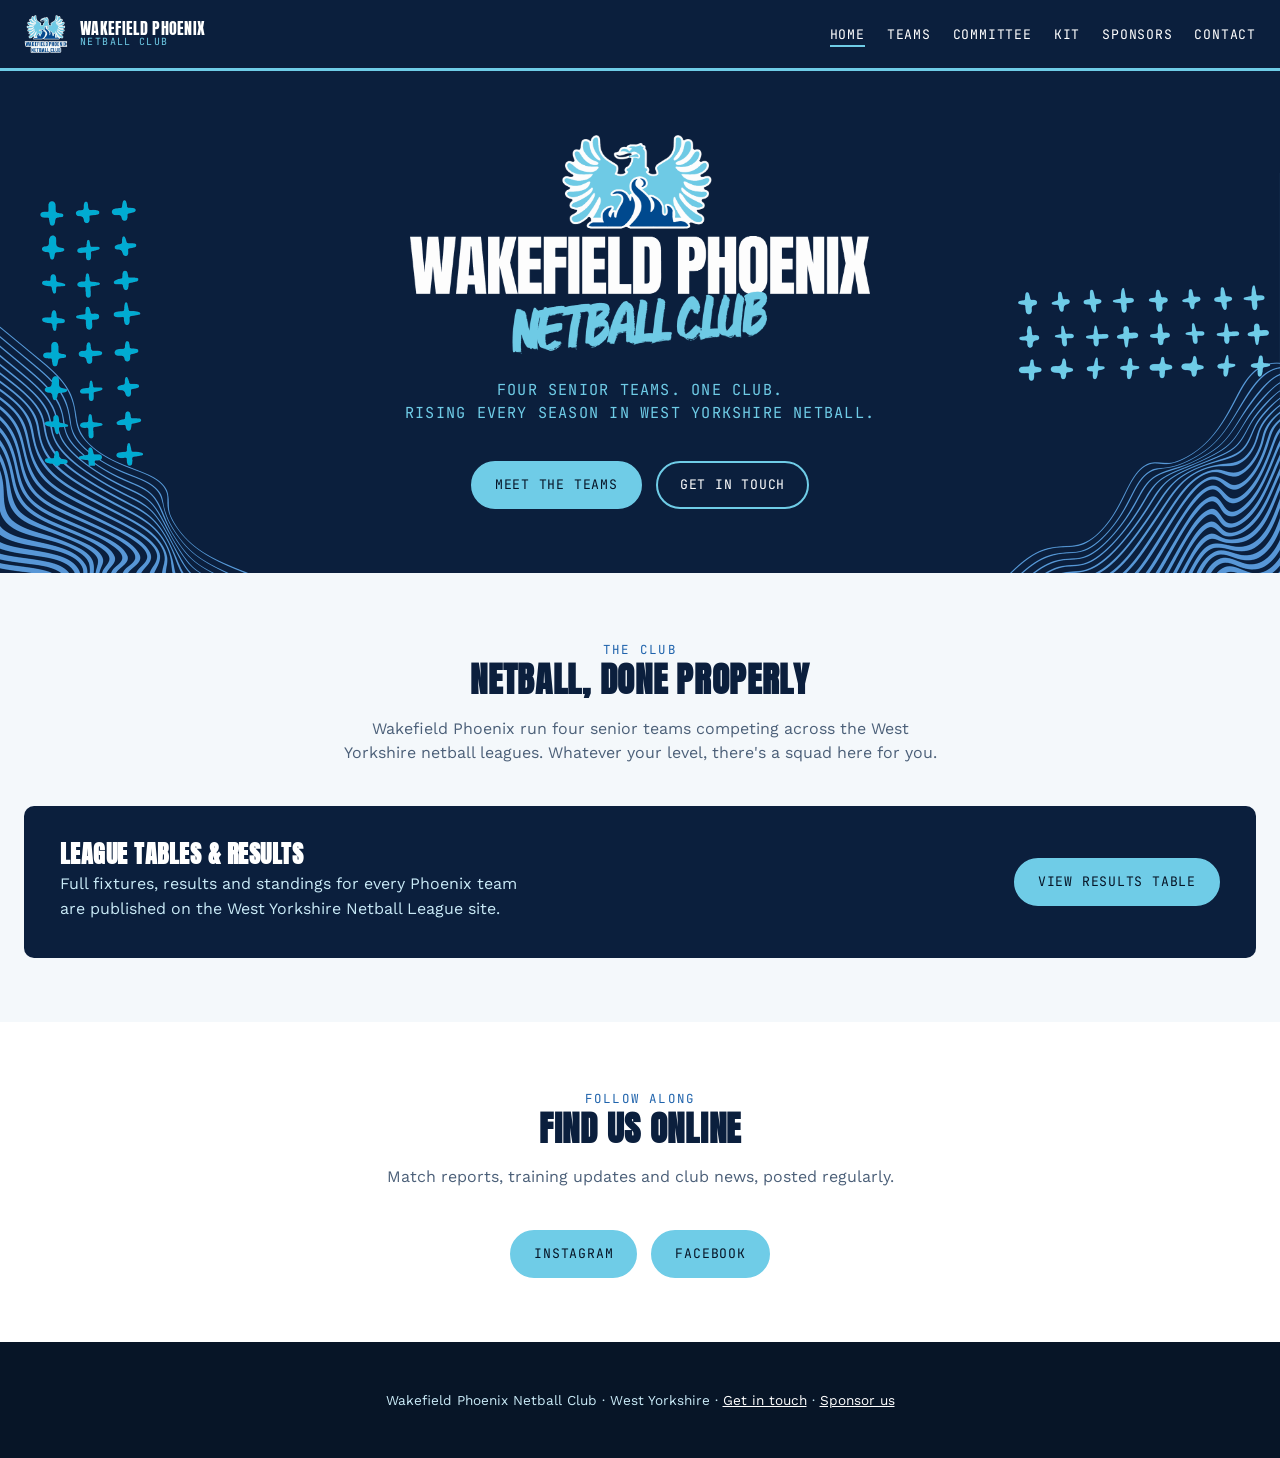
<file: index.html>
<!DOCTYPE html>
<html lang="en-GB">
<head>
<meta charset="UTF-8">
<meta name="viewport" content="width=device-width, initial-scale=1.0">
<meta name="theme-color" content="#0B1F3D">
<title>Wakefield Phoenix Netball Club</title>
<meta name="description" content="A netball club in Wakefield, West Yorkshire, with four senior teams and junior squads. Meet the teams and the committee, and get in touch to join.">
<link rel="icon" href="/images/logo.png" id="favicon">
<link rel="preconnect" href="https://fonts.googleapis.com">
<link href="https://fonts.googleapis.com/css2?family=Anton&family=Work+Sans:wght@400;500;600&family=JetBrains+Mono:wght@400;500&display=swap" rel="stylesheet">
<link rel="stylesheet" href="/css/theme.css?v=13">
<link rel="stylesheet" href="/css/style.css?v=44">
<script type="application/ld+json">
{
  "@context": "https://schema.org",
  "@type": "SportsClub",
  "name": "Wakefield Phoenix Netball Club",
  "url": "https://wakefieldphoenixnc.co.uk",
  "email": "wpnetballclub@gmail.com",
  "sport": "Netball",
  "areaServed": "West Yorkshire",
  "sameAs": [
    "https://www.instagram.com/wakefieldphoenixnc",
    "https://www.facebook.com/WakefieldphoenixNC/"
  ]
}
</script>
</head>
<body>

<header class="site-header">
  <div class="wrap">
    <a class="brand" href="/index.html">
      <img src="/images/logo.png" alt="Wakefield Phoenix Netball Club crest" class="js-logo">
      <span class="brand-text">Wakefield Phoenix<span>Netball Club</span></span>
    </a>
    <nav class="main-nav" aria-label="Main">
      <button class="nav-toggle" id="nav-toggle" aria-expanded="false" aria-controls="main-nav-list" aria-label="Menu">
        <span></span><span></span><span></span>
      </button>
      <ul id="main-nav-list">
        <li><a href="/index.html" aria-current="page">Home</a></li>
        <li><a href="/teams.html">Teams</a></li>
        <li><a href="/committee.html">Committee</a></li>
        <li><a href="/kit.html">Kit</a></li>
        <li><a href="/sponsors.html">Sponsors</a></li>
        <li><a href="/contact.html">Contact</a></li>
      </ul>
    </nav>
  </div>
</header>

<section class="hero hero-home">
  <div class="wrap">
    <h1><img src="/images/hero-lockup.png" alt="Wakefield Phoenix Netball Club" width="1400" height="667" fetchpriority="high"></h1>
    <p class="tagline" id="hero-tagline">Four senior teams. One club.<br>Rising every season in West Yorkshire netball.</p>
    <div class="hero-actions">
      <a class="btn solid" href="/teams.html">Meet the teams</a>
      <a class="btn" href="/contact.html">Get in touch</a>
    </div>
  </div>
</section>


<section class="page-section">
  <div class="wrap">
    <div class="section-head">
      <span class="eyebrow">The club</span>
      <h2 id="about-heading">Netball, done properly</h2>
      <div id="about-photo" class="about-photo" hidden></div>
      <p id="about-text">Wakefield Phoenix run four senior teams competing across the West Yorkshire netball leagues. Whatever your level, there's a squad here for you.</p>
    </div>

    <div class="callout">
      <div>
        <h2 id="results-heading">League tables &amp; results</h2>
        <p id="results-text">Full fixtures, results and standings for every Phoenix team are published on the West Yorkshire Netball League site.</p>
      </div>
      <a class="btn solid js-results-link" href="https://www.westyorkshirenetball.co.uk/" target="_blank" rel="noopener">View results table</a>
    </div>
  </div>
</section>

<section class="page-section alt">
  <div class="wrap">
    <div class="section-head">
      <span class="eyebrow">Follow along</span>
      <h2 id="social-heading">Find us online</h2>
      <p id="social-text">Match reports, training updates and club news, posted regularly.</p>
    </div>
    <div class="hero-actions">
      <a class="btn solid js-instagram-link" href="https://www.instagram.com/wakefieldphoenixnc" target="_blank" rel="noopener">Instagram</a>
      <a class="btn solid js-facebook-link" href="https://www.facebook.com/WakefieldphoenixNC/" target="_blank" rel="noopener">Facebook</a>
    </div>
  </div>
</section>

<footer class="site-footer">
  <div class="wrap">
    <div id="sponsor-strip" class="sponsor-strip" hidden></div>
    <p>Wakefield Phoenix Netball Club &middot; West Yorkshire &middot; <a href="/contact.html">Get in touch</a> &middot; <a href="/sponsors.html">Sponsor us</a></p>
  </div>
</footer>

<!-- Netlify Identity: invite, password-reset and confirmation emails link to
     this homepage with a token in the address (#invite_token=... and so on).
     Only then is Netlify's login script loaded, to show the "set your
     password" popup; every other visit skips its 240KB. The script starts
     itself as soon as it loads, so a signed-in user is checked for directly
     here, rather than by waiting for its "init" event, which has already
     happened. Once a committee member signs in, they're sent to the CMS. -->
<script>
  if (/_token=/.test(location.hash)) {
    const identityScript = document.createElement("script");
    identityScript.src = "https://identity.netlify.com/v1/netlify-identity-widget.js";
    identityScript.onload = () => {
      if (!window.netlifyIdentity.currentUser()) {
        window.netlifyIdentity.on("login", () => {
          document.location.href = "/admin/";
        });
      }
    };
    document.head.appendChild(identityScript);
  }
</script>

<script src="/js/main.js?v=30"></script>
<button id="back-to-top" class="back-to-top" aria-label="Back to top">&uarr;</button>

</body>
</html>
</file>
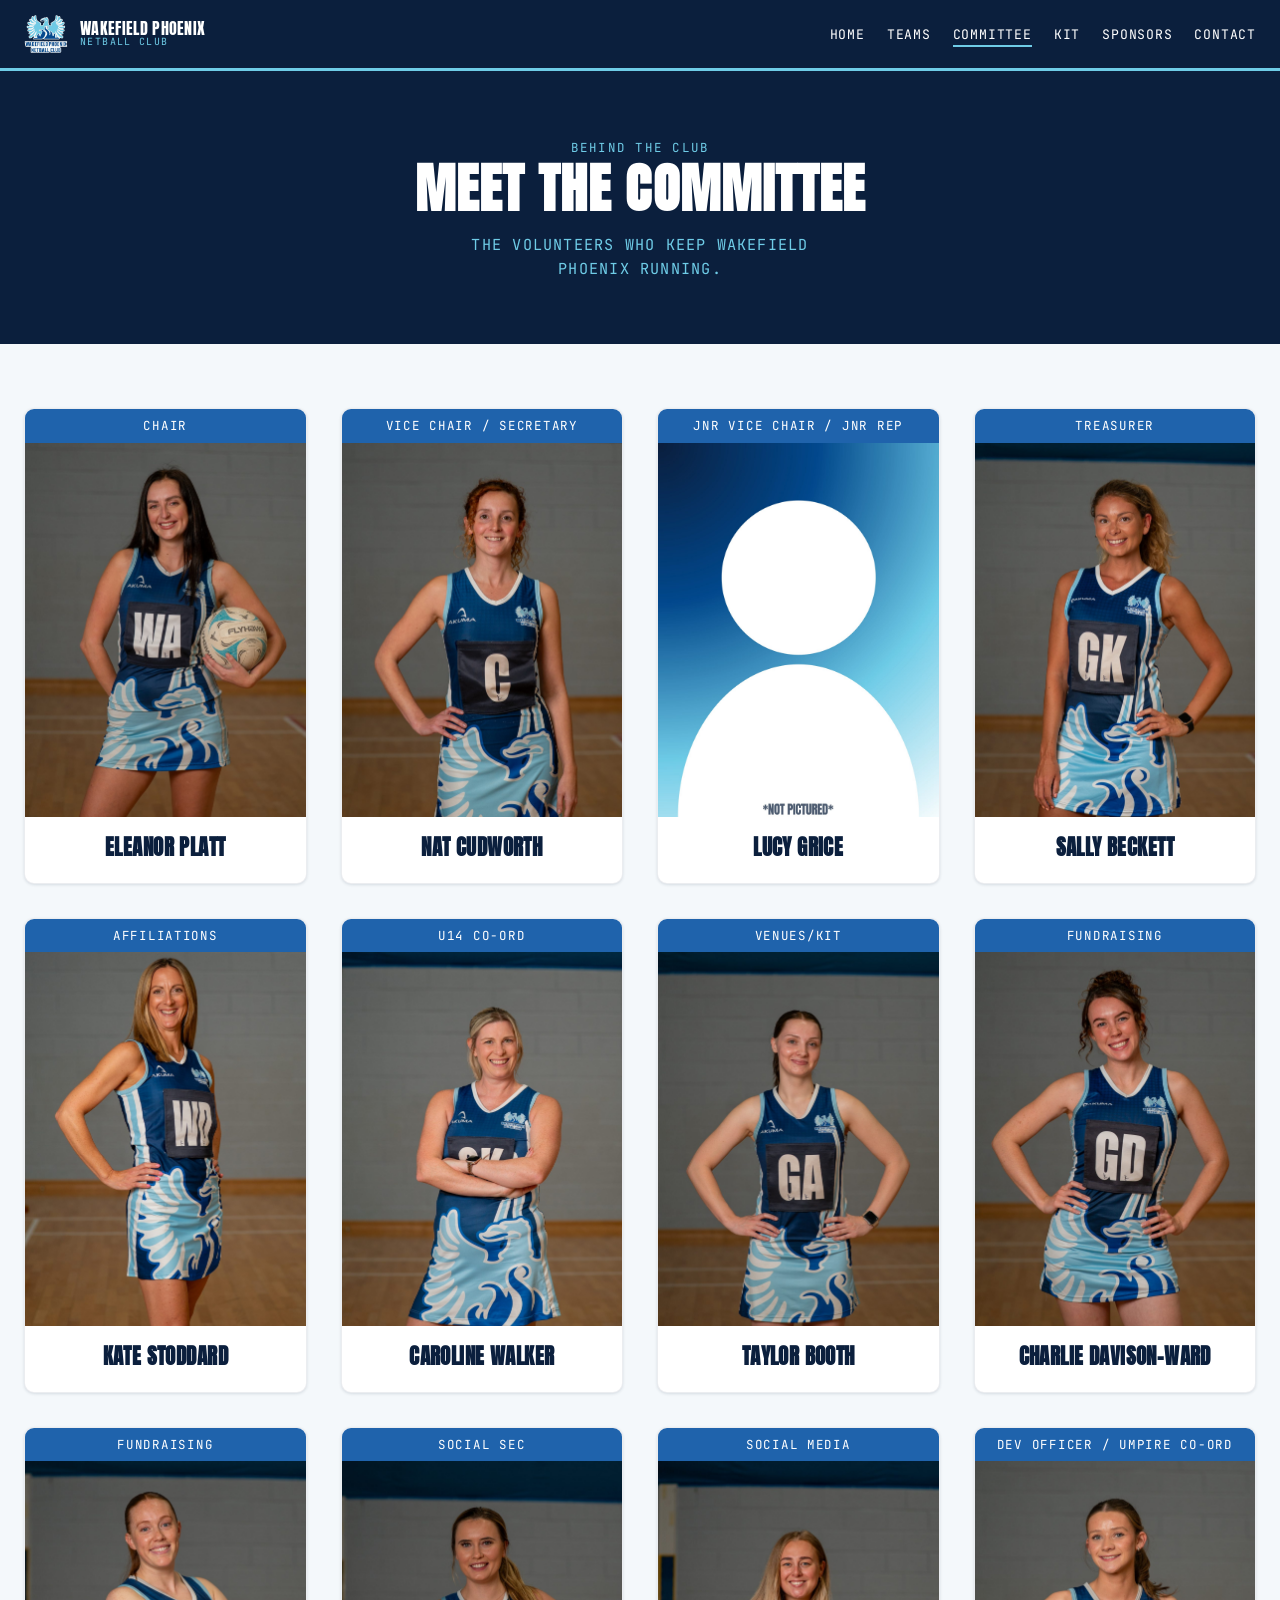
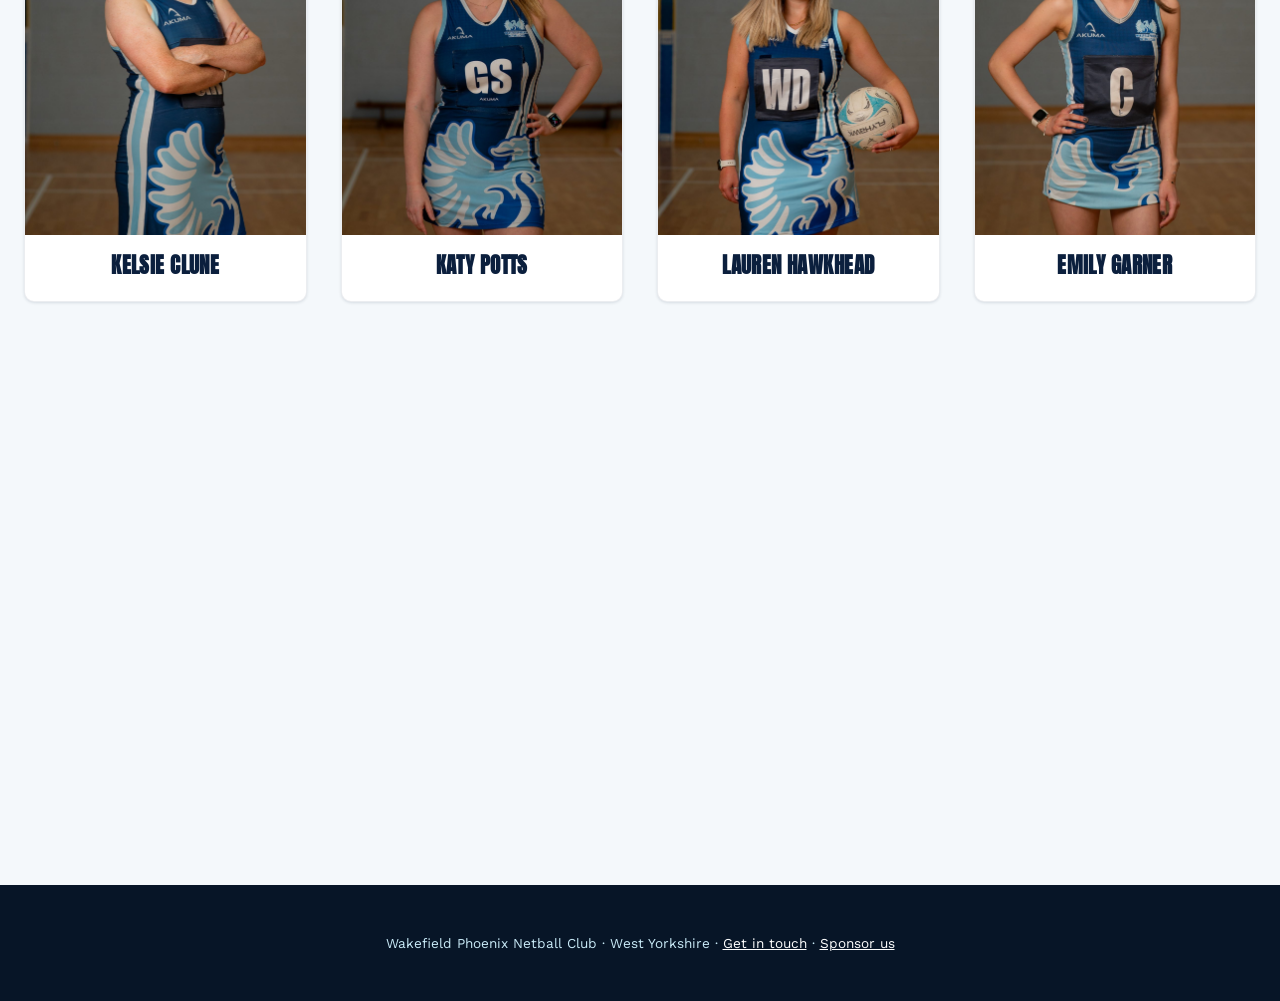
<file: committee.html>
<!DOCTYPE html>
<html lang="en-GB">
<head>
<meta charset="UTF-8">
<meta name="viewport" content="width=device-width, initial-scale=1.0">
<meta name="theme-color" content="#0B1F3D">
<title>Meet the Committee — Wakefield Phoenix Netball Club</title>
<meta name="description" content="Meet the committee behind Wakefield Phoenix Netball Club.">
<link rel="icon" href="/images/logo.png" id="favicon">
<link rel="preconnect" href="https://fonts.googleapis.com">
<link href="https://fonts.googleapis.com/css2?family=Anton&family=Work+Sans:wght@400;500;600&family=JetBrains+Mono:wght@400;500&display=swap" rel="stylesheet">
<link rel="stylesheet" href="/css/theme.css?v=13">
<link rel="stylesheet" href="/css/style.css?v=44">
</head>
<body>

<header class="site-header">
  <div class="wrap">
    <a class="brand" href="/index.html">
      <img src="/images/logo.png" alt="Wakefield Phoenix Netball Club crest" class="js-logo">
      <span class="brand-text">Wakefield Phoenix<span>Netball Club</span></span>
    </a>
    <nav class="main-nav" aria-label="Main">
      <button class="nav-toggle" id="nav-toggle" aria-expanded="false" aria-controls="main-nav-list" aria-label="Menu">
        <span></span><span></span><span></span>
      </button>
      <ul id="main-nav-list">
        <li><a href="/index.html">Home</a></li>
        <li><a href="/teams.html">Teams</a></li>
        <li><a href="/committee.html" aria-current="page">Committee</a></li>
        <li><a href="/kit.html">Kit</a></li>
        <li><a href="/sponsors.html">Sponsors</a></li>
        <li><a href="/contact.html">Contact</a></li>
      </ul>
    </nav>
  </div>
</header>

<section class="hero">
  <div class="wrap">
    <span class="eyebrow" style="color: var(--ice);" id="committee-eyebrow">Behind the club</span>
    <h1>Meet the Committee</h1>
    <p class="tagline" id="committee-tagline">The volunteers who keep Wakefield Phoenix running.</p>
  </div>
</section>


<section class="page-section">
  <div class="wrap">
    <div id="committee-grid" class="card-grid portrait-grid">
      <p class="loading-note">Loading committee…</p>
    </div>
  </div>
</section>

<footer class="site-footer">
  <div class="wrap">
    <div id="sponsor-strip" class="sponsor-strip" hidden></div>
    <p>Wakefield Phoenix Netball Club &middot; West Yorkshire &middot; <a href="/contact.html">Get in touch</a> &middot; <a href="/sponsors.html">Sponsor us</a></p>
  </div>
</footer>

<script src="/js/main.js?v=30"></script>
<button id="back-to-top" class="back-to-top" aria-label="Back to top">&uarr;</button>

</body>
</html>
</file>
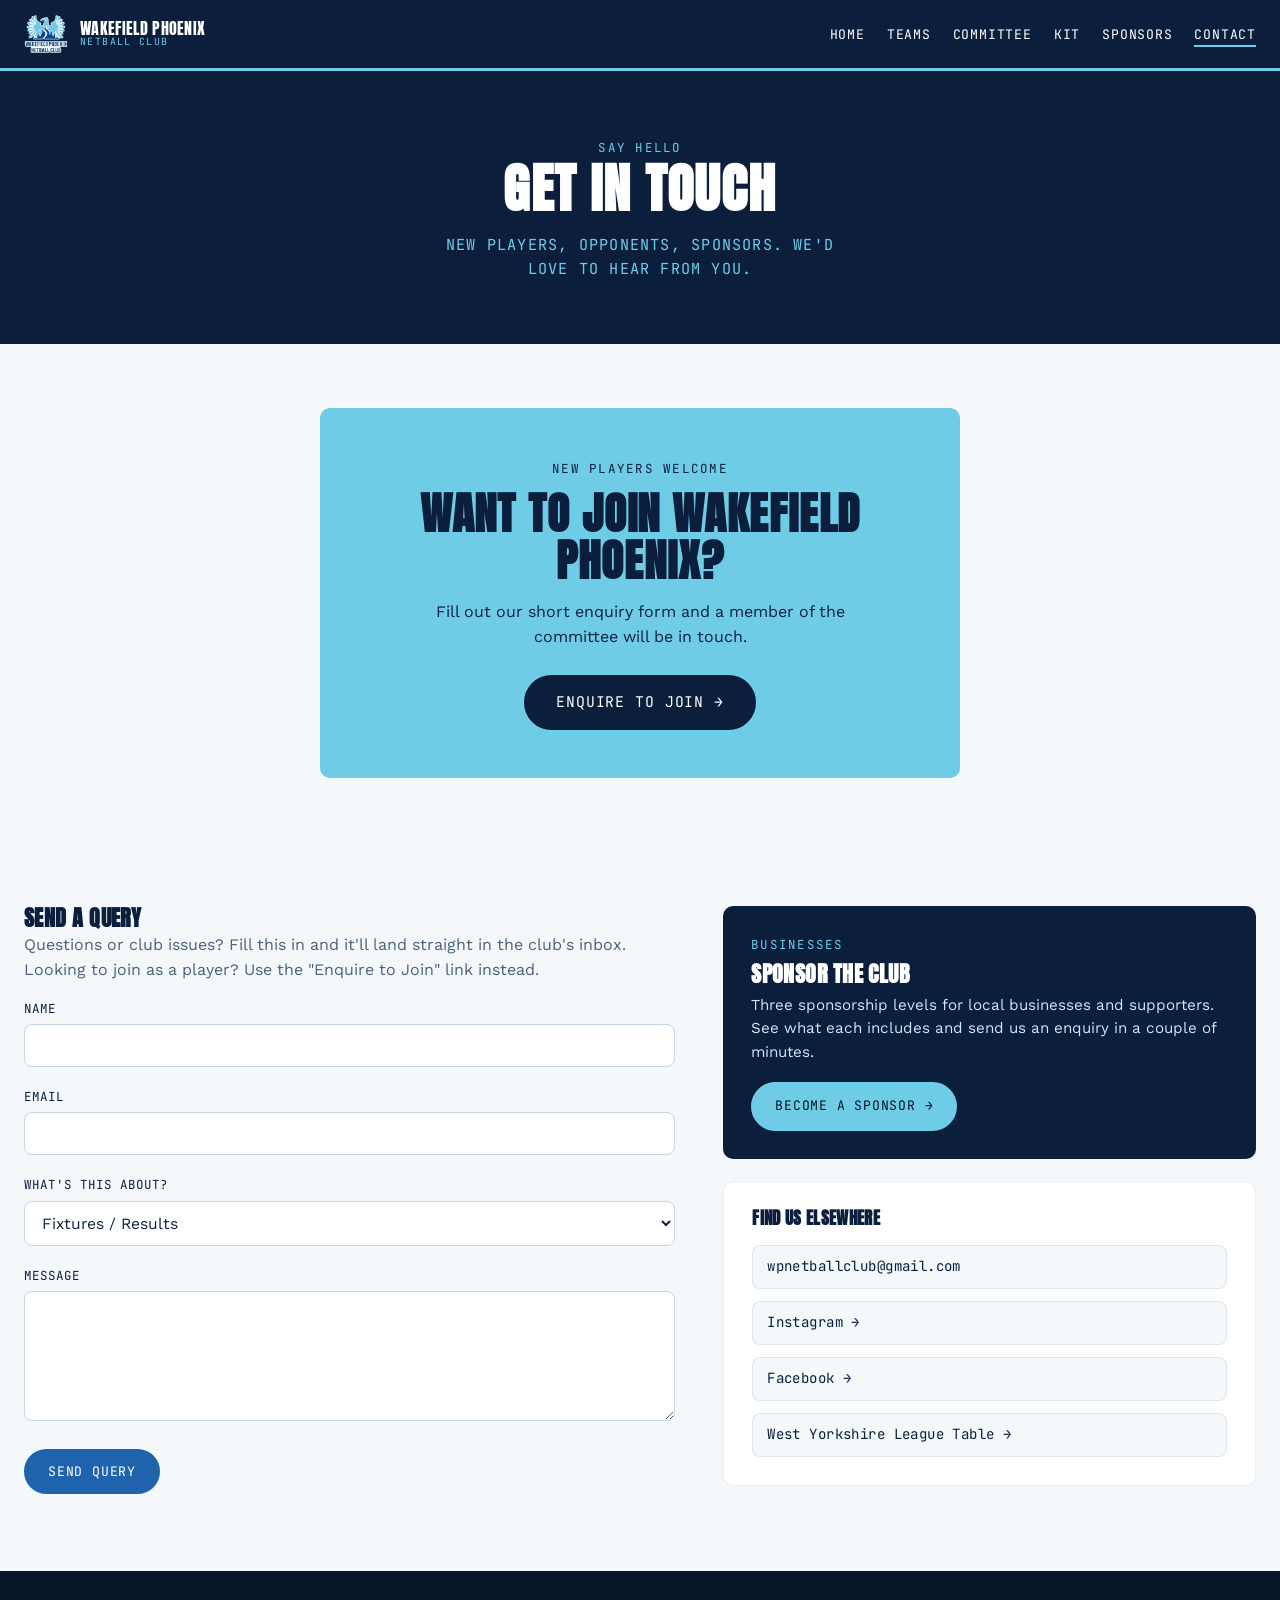
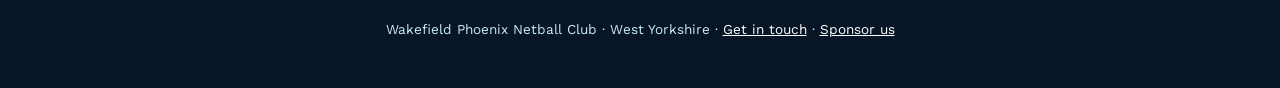
<file: contact.html>
<!DOCTYPE html>
<html lang="en-GB">
<head>
<meta charset="UTF-8">
<meta name="viewport" content="width=device-width, initial-scale=1.0">
<meta name="theme-color" content="#0B1F3D">
<title>Contact — Wakefield Phoenix Netball Club</title>
<meta name="description" content="Get in touch with Wakefield Phoenix Netball Club.">
<link rel="icon" href="/images/logo.png" id="favicon">
<link rel="preconnect" href="https://fonts.googleapis.com">
<link href="https://fonts.googleapis.com/css2?family=Anton&family=Work+Sans:wght@400;500;600&family=JetBrains+Mono:wght@400;500&display=swap" rel="stylesheet">
<link rel="stylesheet" href="/css/theme.css?v=13">
<link rel="stylesheet" href="/css/style.css?v=44">
</head>
<body>

<header class="site-header">
  <div class="wrap">
    <a class="brand" href="/index.html">
      <img src="/images/logo.png" alt="Wakefield Phoenix Netball Club crest" class="js-logo">
      <span class="brand-text">Wakefield Phoenix<span>Netball Club</span></span>
    </a>
    <nav class="main-nav" aria-label="Main">
      <button class="nav-toggle" id="nav-toggle" aria-expanded="false" aria-controls="main-nav-list" aria-label="Menu">
        <span></span><span></span><span></span>
      </button>
      <ul id="main-nav-list">
        <li><a href="/index.html">Home</a></li>
        <li><a href="/teams.html">Teams</a></li>
        <li><a href="/committee.html">Committee</a></li>
        <li><a href="/kit.html">Kit</a></li>
        <li><a href="/sponsors.html">Sponsors</a></li>
        <li><a href="/contact.html" aria-current="page">Contact</a></li>
      </ul>
    </nav>
  </div>
</header>

<section class="hero">
  <div class="wrap">
    <span class="eyebrow" style="color: var(--ice);" id="contact-eyebrow">Say hello</span>
    <h1>Get in Touch</h1>
    <p class="tagline" id="contact-tagline">New players, opponents, sponsors. We'd love to hear from you.</p>
  </div>
</section>


<!-- Shown from the start, so the page doesn't jump when it loads. The script
     still swaps in the link from the CMS, and hides this box if that's blank. -->
<section class="page-section join-section" id="join-callout">
  <div class="wrap">
    <div class="join-hero-card">
      <span class="eyebrow" id="join-eyebrow">New players welcome</span>
      <h2 id="join-heading">Want to Join Wakefield Phoenix?</h2>
      <p id="join-text">Fill out our short enquiry form and a member of the committee will be in touch.</p>
      <a class="btn solid" id="join-form-link" href="https://docs.google.com/forms/d/17Qja8X2LbkVculLRtt-US2LgiIlLDRjOtKOVGWhV-SY/viewform" target="_blank" rel="noopener">Enquire to Join &rarr;</a>
    </div>
  </div>
</section>

<section class="page-section">
  <div class="wrap contact-grid">
    <div>
      <h2 style="font-size:1.4rem;" id="query-heading">Send a Query</h2>
      <p style="color:var(--ink-soft); margin-top:-8px;" id="query-text">Questions or club issues? Fill this in and it'll land straight in the club's inbox. Looking to join as a player? Use the "Enquire to Join" link instead.</p>

      <form class="enquiry-form" name="enquiry" method="POST" data-netlify="true" netlify-honeypot="bot-field" id="enquiry-form">
        <input type="hidden" name="form-name" value="enquiry">
        <p class="visually-hidden" style="position:absolute; left:-9999px;">
          <label>Don't fill this in if you're human: <input name="bot-field"></label>
        </p>

        <div class="field">
          <label for="name">Name</label>
          <input type="text" id="name" name="name" required>
        </div>

        <div class="field">
          <label for="email">Email</label>
          <input type="email" id="email" name="email" required>
        </div>

        <div class="field">
          <label for="reason">What's this about?</label>
          <select id="reason" name="reason">
            <option>Fixtures / Results</option>
            <option>Junior Teams</option>
            <option>Club Issue</option>
            <option>Something Else</option>
          </select>
        </div>

        <div class="field">
          <label for="message">Message</label>
          <textarea id="message" name="message" required></textarea>
        </div>

        <button class="btn solid" type="submit" style="color: var(--navy-deep); border-color: var(--cobalt); background: var(--cobalt); color: var(--white);">Send query</button>
        <p class="form-status" id="form-status" role="status"></p>
      </form>
    </div>

    <div class="contact-side">
      <div class="sponsor-callout">
        <span class="eyebrow">Businesses</span>
        <h3>Sponsor the Club</h3>
        <p>Three sponsorship levels for local businesses and supporters. See what each includes and send us an enquiry in a couple of minutes.</p>
        <a class="btn solid" href="/sponsors.html#sponsor-form">Become a Sponsor &rarr;</a>
      </div>

      <div class="social-panel">
        <h3 id="find-us-heading">Find us elsewhere</h3>
        <ul class="social-list">
          <li><a class="js-email-link" href="mailto:wpnetballclub@gmail.com">wpnetballclub@gmail.com</a></li>
          <li><a class="js-instagram-link" href="https://www.instagram.com/wakefieldphoenixnc" target="_blank" rel="noopener">Instagram →</a></li>
          <li><a class="js-facebook-link" href="https://www.facebook.com/WakefieldphoenixNC/" target="_blank" rel="noopener">Facebook →</a></li>
          <li><a class="js-results-link" href="https://www.westyorkshirenetball.co.uk/" target="_blank" rel="noopener">West Yorkshire League Table →</a></li>
        </ul>
      </div>
    </div>
  </div>
</section>

<footer class="site-footer">
  <div class="wrap">
    <div id="sponsor-strip" class="sponsor-strip" hidden></div>
    <p>Wakefield Phoenix Netball Club &middot; West Yorkshire &middot; <a href="/contact.html">Get in touch</a> &middot; <a href="/sponsors.html">Sponsor us</a></p>
  </div>
</footer>

<script src="/js/main.js?v=30"></script>
<button id="back-to-top" class="back-to-top" aria-label="Back to top">&uarr;</button>

</body>
</html>
</file>
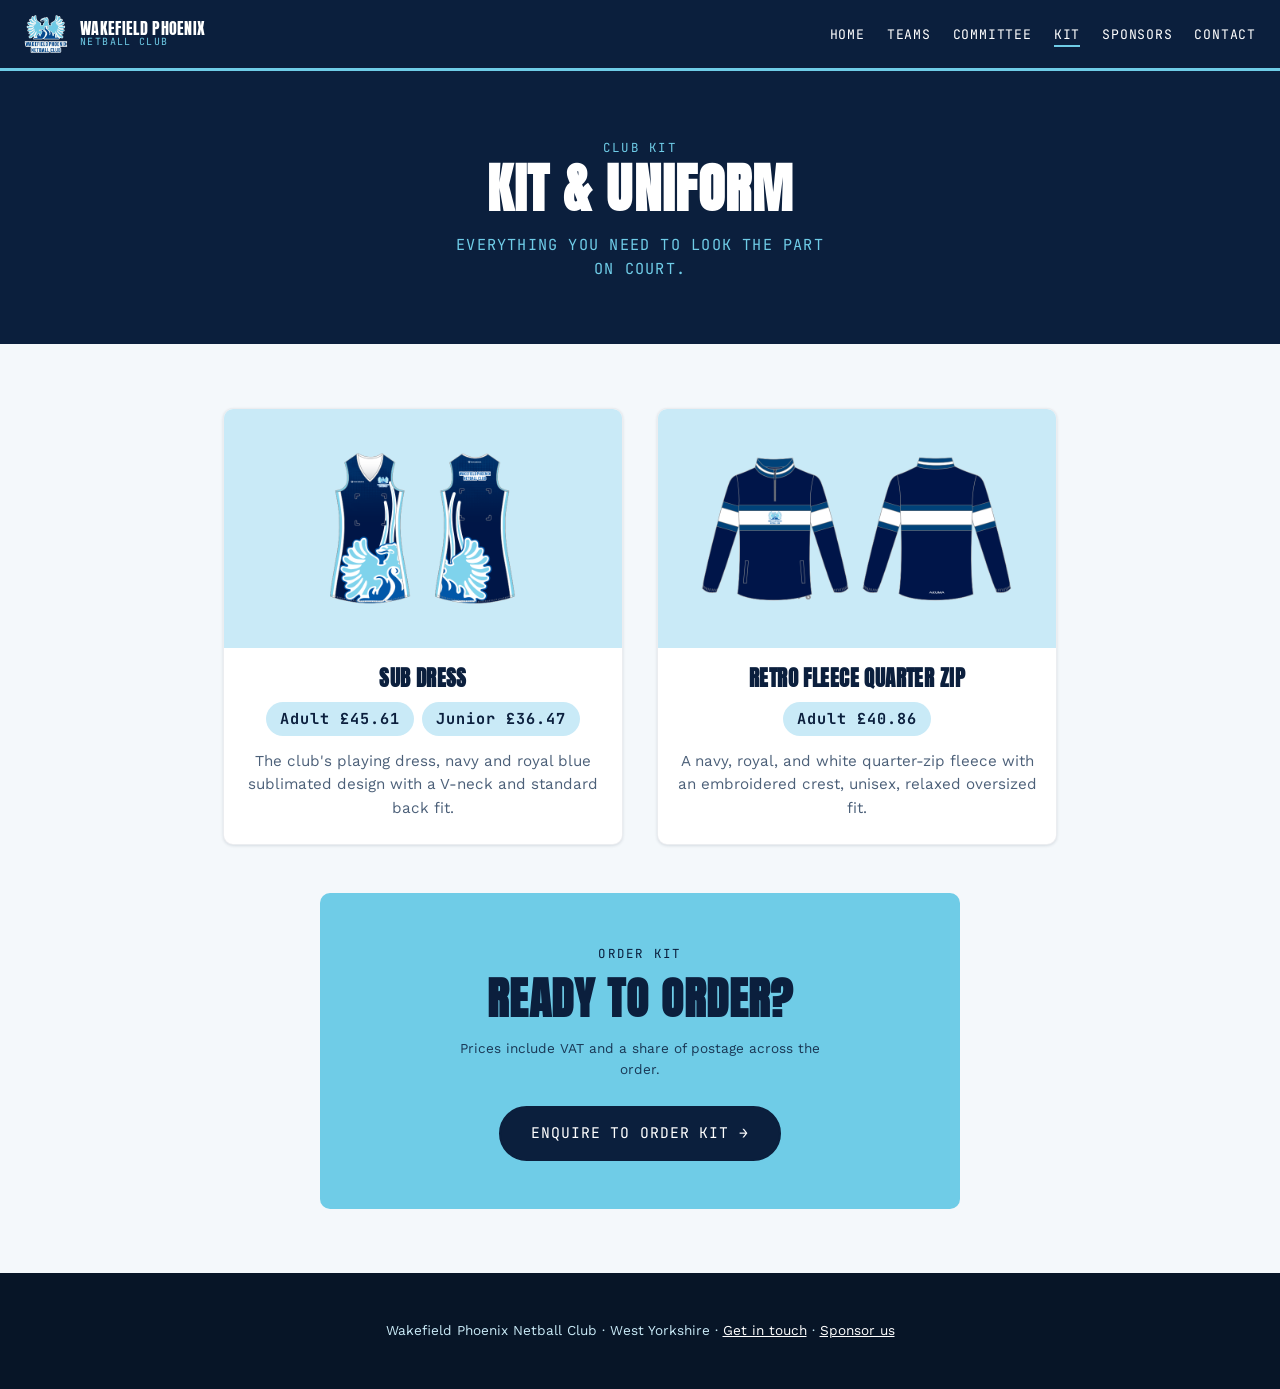
<file: kit.html>
<!DOCTYPE html>
<html lang="en-GB">
<head>
<meta charset="UTF-8">
<meta name="viewport" content="width=device-width, initial-scale=1.0">
<meta name="theme-color" content="#0B1F3D">
<title>Club Kit — Wakefield Phoenix Netball Club</title>
<meta name="description" content="Wakefield Phoenix Netball Club kit: the sub dress and retro fleece quarter zip, with prices and how to order.">
<link rel="icon" href="/images/logo.png" id="favicon">
<link rel="preconnect" href="https://fonts.googleapis.com">
<link href="https://fonts.googleapis.com/css2?family=Anton&family=Work+Sans:wght@400;500;600&family=JetBrains+Mono:wght@400;500&display=swap" rel="stylesheet">
<link rel="stylesheet" href="/css/theme.css?v=13">
<link rel="stylesheet" href="/css/style.css?v=44">
</head>
<body>

<header class="site-header">
  <div class="wrap">
    <a class="brand" href="/index.html">
      <img src="/images/logo.png" alt="Wakefield Phoenix Netball Club crest" class="js-logo">
      <span class="brand-text">Wakefield Phoenix<span>Netball Club</span></span>
    </a>
    <nav class="main-nav" aria-label="Main">
      <button class="nav-toggle" id="nav-toggle" aria-expanded="false" aria-controls="main-nav-list" aria-label="Menu">
        <span></span><span></span><span></span>
      </button>
      <ul id="main-nav-list">
        <li><a href="/index.html">Home</a></li>
        <li><a href="/teams.html">Teams</a></li>
        <li><a href="/committee.html">Committee</a></li>
        <li><a href="/kit.html" aria-current="page">Kit</a></li>
        <li><a href="/sponsors.html">Sponsors</a></li>
        <li><a href="/contact.html">Contact</a></li>
      </ul>
    </nav>
  </div>
</header>

<section class="hero">
  <div class="wrap">
    <span class="eyebrow" style="color: var(--ice);">Club kit</span>
    <h1>Kit &amp; Uniform</h1>
    <p class="tagline">Everything you need to look the part on court.</p>
  </div>
</section>

<section class="page-section">
  <div class="wrap">
    <div id="kit-grid" class="card-grid portrait-grid">
      <p class="loading-note">Loading kit…</p>
    </div>

    <div class="join-hero-card" id="kit-order" style="margin-top:48px;" hidden>
      <span class="eyebrow">Order kit</span>
      <h2>Ready to Order?</h2>
      <p id="kit-bundle-note" hidden></p>
      <p id="kit-price-note" style="font-size:0.85rem; opacity:0.85;" hidden></p>
      <a class="btn solid" id="kit-order-link" href="#" target="_blank" rel="noopener">Enquire to Order Kit &rarr;</a>
    </div>
  </div>
</section>

<footer class="site-footer">
  <div class="wrap">
    <div id="sponsor-strip" class="sponsor-strip" hidden></div>
    <p>Wakefield Phoenix Netball Club &middot; West Yorkshire &middot; <a href="/contact.html">Get in touch</a> &middot; <a href="/sponsors.html">Sponsor us</a></p>
  </div>
</footer>

<script src="/js/main.js?v=30"></script>
<button id="back-to-top" class="back-to-top" aria-label="Back to top">&uarr;</button>

</body>
</html>
</file>
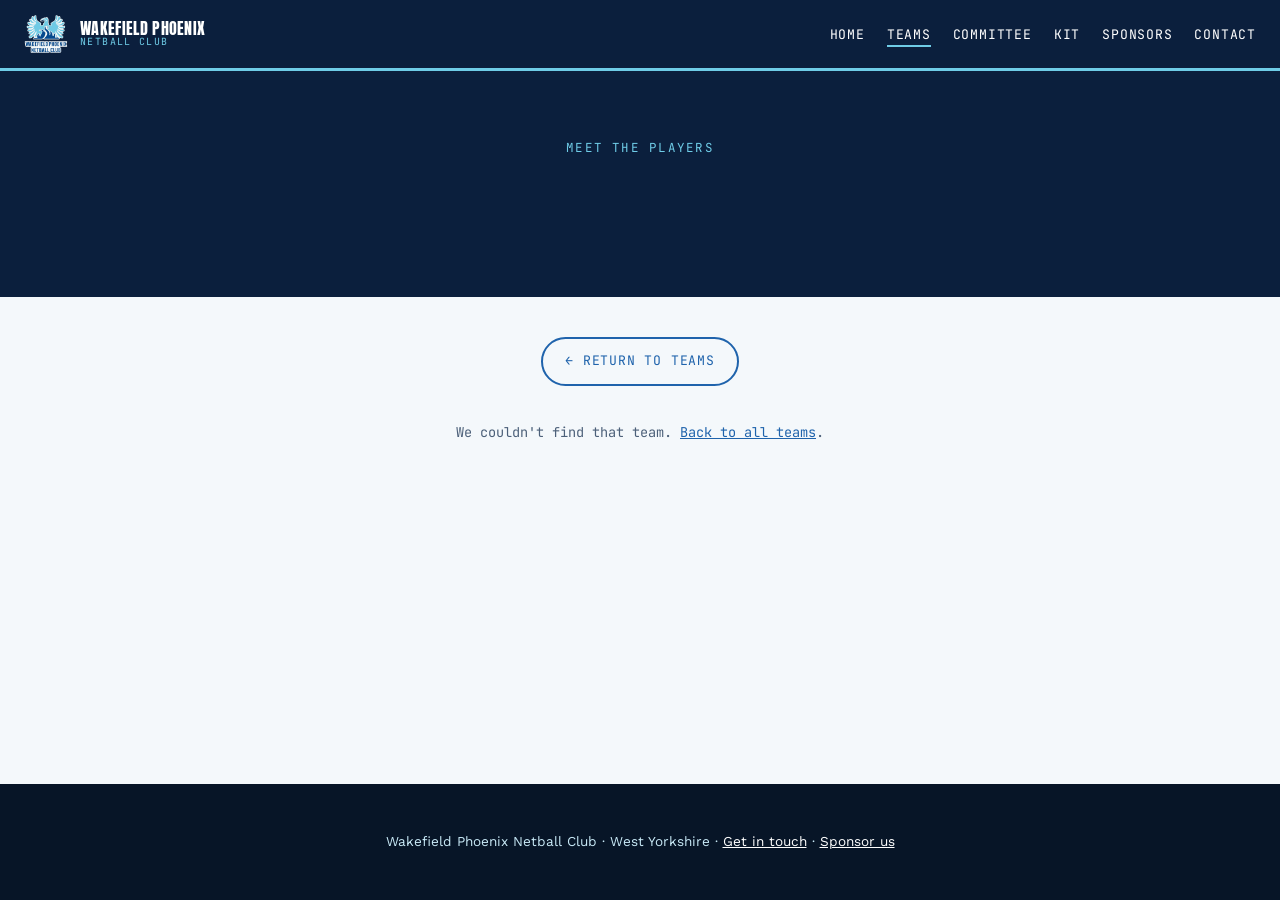
<file: players.html>
<!DOCTYPE html>
<html lang="en-GB">
<head>
<meta charset="UTF-8">
<meta name="viewport" content="width=device-width, initial-scale=1.0">
<meta name="theme-color" content="#0B1F3D">
<title>Meet the Players — Wakefield Phoenix Netball Club</title>
<meta name="description" content="Meet the players in each Wakefield Phoenix Netball Club senior team: squads, positions and player info.">
<link rel="icon" href="/images/logo.png" id="favicon">
<link rel="preconnect" href="https://fonts.googleapis.com">
<link href="https://fonts.googleapis.com/css2?family=Anton&family=Work+Sans:wght@400;500;600&family=JetBrains+Mono:wght@400;500&display=swap" rel="stylesheet">
<link rel="stylesheet" href="/css/theme.css?v=13">
<link rel="stylesheet" href="/css/style.css?v=44">
</head>
<body>

<header class="site-header">
  <div class="wrap">
    <a class="brand" href="/index.html">
      <img src="/images/logo.png" alt="Wakefield Phoenix Netball Club crest" class="js-logo">
      <span class="brand-text">Wakefield Phoenix<span>Netball Club</span></span>
    </a>
    <nav class="main-nav" aria-label="Main">
      <button class="nav-toggle" id="nav-toggle" aria-expanded="false" aria-controls="main-nav-list" aria-label="Menu">
        <span></span><span></span><span></span>
      </button>
      <ul id="main-nav-list">
        <li><a href="/index.html">Home</a></li>
        <li><a href="/teams.html" aria-current="page">Teams</a></li>
        <li><a href="/committee.html">Committee</a></li>
        <li><a href="/kit.html">Kit</a></li>
        <li><a href="/sponsors.html">Sponsors</a></li>
        <li><a href="/contact.html">Contact</a></li>
      </ul>
    </nav>
  </div>
</header>

<section class="hero">
  <div class="wrap">
    <span class="eyebrow" style="color: var(--ice);">Meet the Players</span>
    <h1 id="team-name">&nbsp;</h1>
    <p class="tagline" id="team-division"></p>
  </div>
</section>

<section class="page-section">
  <div class="wrap">
    <p style="text-align:center; margin-top:-24px;"><a class="btn outline" href="/teams.html">&larr; Return to Teams</a></p>

    <div id="team-not-found" hidden>
      <p class="loading-note">We couldn't find that team. <a href="/teams.html">Back to all teams</a>.</p>
    </div>

    <p id="team-description" style="max-width:60ch; margin:0 auto 48px; text-align:center; font-size:1.1rem; line-height:1.7; color:var(--ink-soft);"></p>

    <div id="team-sponsors" class="team-sponsors" hidden>
      <span class="eyebrow">Team sponsors</span>
      <div id="team-sponsors-row" class="sponsor-row sponsor-row--team"></div>
    </div>

    <div id="team-players-section">
      <div class="section-head">
        <span class="eyebrow">The squad</span>
        <h2>Meet the Players</h2>
      </div>
      <div id="team-players-grid" class="card-grid portrait-grid">
        <p class="loading-note">Loading players…</p>
      </div>
    </div>
  </div>
</section>

<footer class="site-footer">
  <div class="wrap">
    <div id="sponsor-strip" class="sponsor-strip" hidden></div>
    <p>Wakefield Phoenix Netball Club &middot; West Yorkshire &middot; <a href="/contact.html">Get in touch</a> &middot; <a href="/sponsors.html">Sponsor us</a></p>
  </div>
</footer>

<script src="/js/main.js?v=30"></script>
<button id="back-to-top" class="back-to-top" aria-label="Back to top">&uarr;</button>

</body>
</html>
</file>
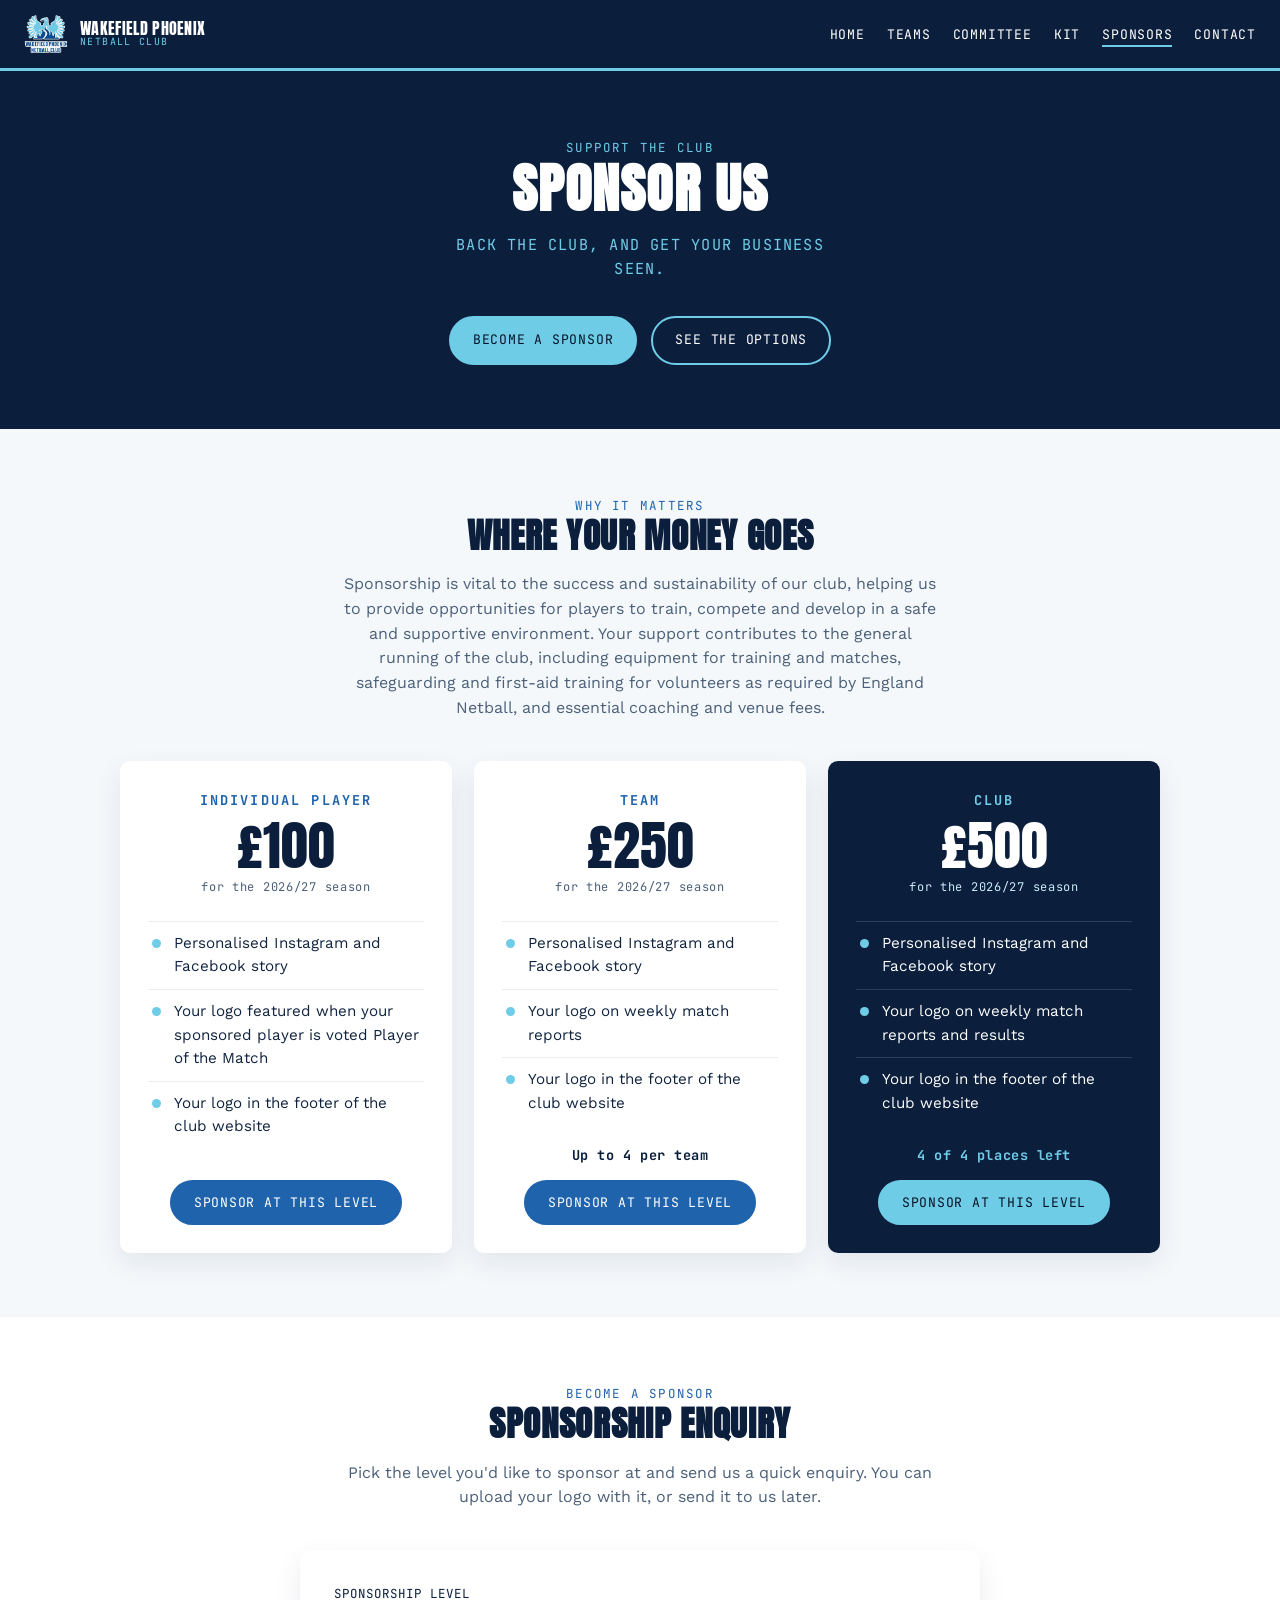
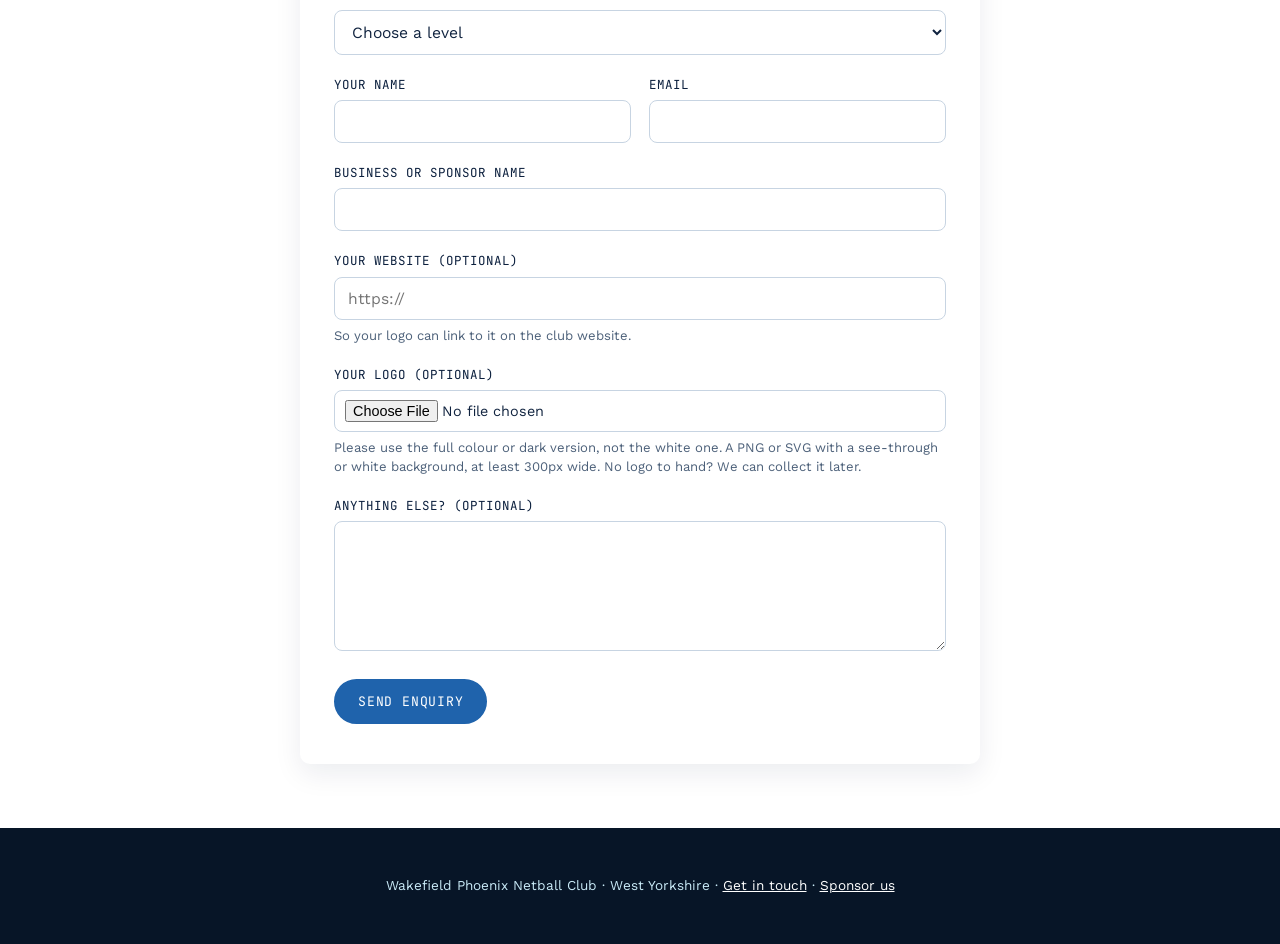
<file: sponsors.html>
<!DOCTYPE html>
<html lang="en-GB">
<head>
<meta charset="UTF-8">
<meta name="viewport" content="width=device-width, initial-scale=1.0">
<meta name="theme-color" content="#0B1F3D">
<title>Sponsor Us — Wakefield Phoenix Netball Club</title>
<meta name="description" content="Sponsor Wakefield Phoenix Netball Club: individual player, team and club sponsorship, what each includes, and how to get involved.">
<link rel="icon" href="/images/logo.png" id="favicon">
<link rel="preconnect" href="https://fonts.googleapis.com">
<link href="https://fonts.googleapis.com/css2?family=Anton&family=Work+Sans:wght@400;500;600&family=JetBrains+Mono:wght@400;500&display=swap" rel="stylesheet">
<link rel="stylesheet" href="/css/theme.css?v=13">
<link rel="stylesheet" href="/css/style.css?v=44">
</head>
<body>

<header class="site-header">
  <div class="wrap">
    <a class="brand" href="/index.html">
      <img src="/images/logo.png" alt="Wakefield Phoenix Netball Club crest" class="js-logo">
      <span class="brand-text">Wakefield Phoenix<span>Netball Club</span></span>
    </a>
    <nav class="main-nav" aria-label="Main">
      <button class="nav-toggle" id="nav-toggle" aria-expanded="false" aria-controls="main-nav-list" aria-label="Menu">
        <span></span><span></span><span></span>
      </button>
      <ul id="main-nav-list">
        <li><a href="/index.html">Home</a></li>
        <li><a href="/teams.html">Teams</a></li>
        <li><a href="/committee.html">Committee</a></li>
        <li><a href="/kit.html">Kit</a></li>
        <li><a href="/sponsors.html" aria-current="page">Sponsors</a></li>
        <li><a href="/contact.html">Contact</a></li>
      </ul>
    </nav>
  </div>
</header>

<section class="hero">
  <div class="wrap">
    <span class="eyebrow" style="color: var(--ice);">Support the club</span>
    <h1>Sponsor Us</h1>
    <p class="tagline">Back the club, and get your business seen.</p>
    <div class="hero-actions">
      <a class="btn solid" href="#sponsor-form">Become a Sponsor</a>
      <a class="btn" href="#tier-grid">See the Options</a>
    </div>
  </div>
</section>

<section class="page-section">
  <div class="wrap">
    <div class="section-head">
      <span class="eyebrow">Why it matters</span>
      <h2>Where your money goes</h2>
      <p id="sponsorship-intro">Sponsorship is vital to the success and sustainability of our club, helping us to provide opportunities for players to train, compete and develop in a safe and supportive environment. Your support contributes to the general running of the club, including equipment for training and matches, safeguarding and first-aid training for volunteers as required by England Netball, and essential coaching and venue fees.</p>
    </div>

    <div id="tier-grid" class="tier-grid">
      <p class="loading-note">Loading sponsorship options…</p>
    </div>
  </div>
</section>

<section class="page-section alt" id="sponsor-form">
  <div class="wrap">
    <div class="section-head">
      <span class="eyebrow">Become a sponsor</span>
      <h2>Sponsorship Enquiry</h2>
      <p id="sponsor-how-text">Pick the level you'd like to sponsor at and send us a quick enquiry. You can upload your logo with it, or send it to us later.</p>
    </div>

    <!-- Every field has to be here in the static HTML (some just hidden):
         Netlify reads a form's fields when the site deploys, so a field only
         added by JavaScript would be dropped from submissions. -->
    <form class="enquiry-form form-card" name="sponsorship" method="POST" enctype="multipart/form-data" data-netlify="true" netlify-honeypot="bot-field" id="sponsorship-form">
      <input type="hidden" name="form-name" value="sponsorship">
      <p class="visually-hidden" style="position:absolute; left:-9999px;">
        <label>Don't fill this in if you're human: <input name="bot-field"></label>
      </p>

      <div class="field">
        <label for="sp-tier">Sponsorship level</label>
        <select id="sp-tier" name="level" required>
          <option value="">Choose a level</option>
          <option data-tier="individual">Individual Player</option>
          <option data-tier="team">Team</option>
          <option data-tier="club">Club</option>
        </select>
      </div>

      <div class="field" id="sp-for-field" hidden>
        <label for="sp-for" id="sp-for-label">Which team?</label>
        <input type="text" id="sp-for" name="sponsoring">
        <p class="field-hint" id="sp-for-hint" hidden>Player sponsorship is for our senior teams. Junior teams can be sponsored as a team.</p>
      </div>

      <div class="field-row">
        <div class="field">
          <label for="sp-name">Your name</label>
          <input type="text" id="sp-name" name="name" autocomplete="name" required>
        </div>
        <div class="field">
          <label for="sp-email">Email</label>
          <input type="email" id="sp-email" name="email" autocomplete="email" required>
        </div>
      </div>

      <div class="field">
        <label for="sp-business">Business or sponsor name</label>
        <input type="text" id="sp-business" name="business" autocomplete="organization" required>
      </div>

      <div class="field">
        <label for="sp-website">Your website (optional)</label>
        <input type="url" id="sp-website" name="website" placeholder="https://">
        <p class="field-hint">So your logo can link to it on the club website.</p>
      </div>

      <div class="field">
        <label for="sp-logo">Your logo (optional)</label>
        <input type="file" id="sp-logo" name="logo" accept="image/png,image/svg+xml,image/jpeg,image/webp">
        <p class="field-hint">Please use the full colour or dark version, not the white one. A PNG or SVG with a see-through or white background, at least 300px wide. No logo to hand? We can collect it later.</p>
      </div>

      <div class="field">
        <label for="sp-message">Anything else? (optional)</label>
        <textarea id="sp-message" name="message"></textarea>
      </div>

      <button class="btn solid" type="submit">Send Enquiry</button>
      <p class="form-status" id="sponsorship-status" role="status"></p>
    </form>
  </div>
</section>

<section class="page-section" id="sponsor-wall-section" hidden>
  <div class="wrap">
    <div class="section-head">
      <span class="eyebrow">Thank you</span>
      <h2>Our Sponsors</h2>
    </div>
    <div id="sponsor-wall" class="sponsor-wall"></div>
  </div>
</section>

<footer class="site-footer">
  <div class="wrap">
    <div id="sponsor-strip" class="sponsor-strip" hidden></div>
    <p>Wakefield Phoenix Netball Club &middot; West Yorkshire &middot; <a href="/contact.html">Get in touch</a> &middot; <a href="/sponsors.html">Sponsor us</a></p>
  </div>
</footer>

<script src="/js/main.js?v=30"></script>
<button id="back-to-top" class="back-to-top" aria-label="Back to top">&uarr;</button>

</body>
</html>
</file>
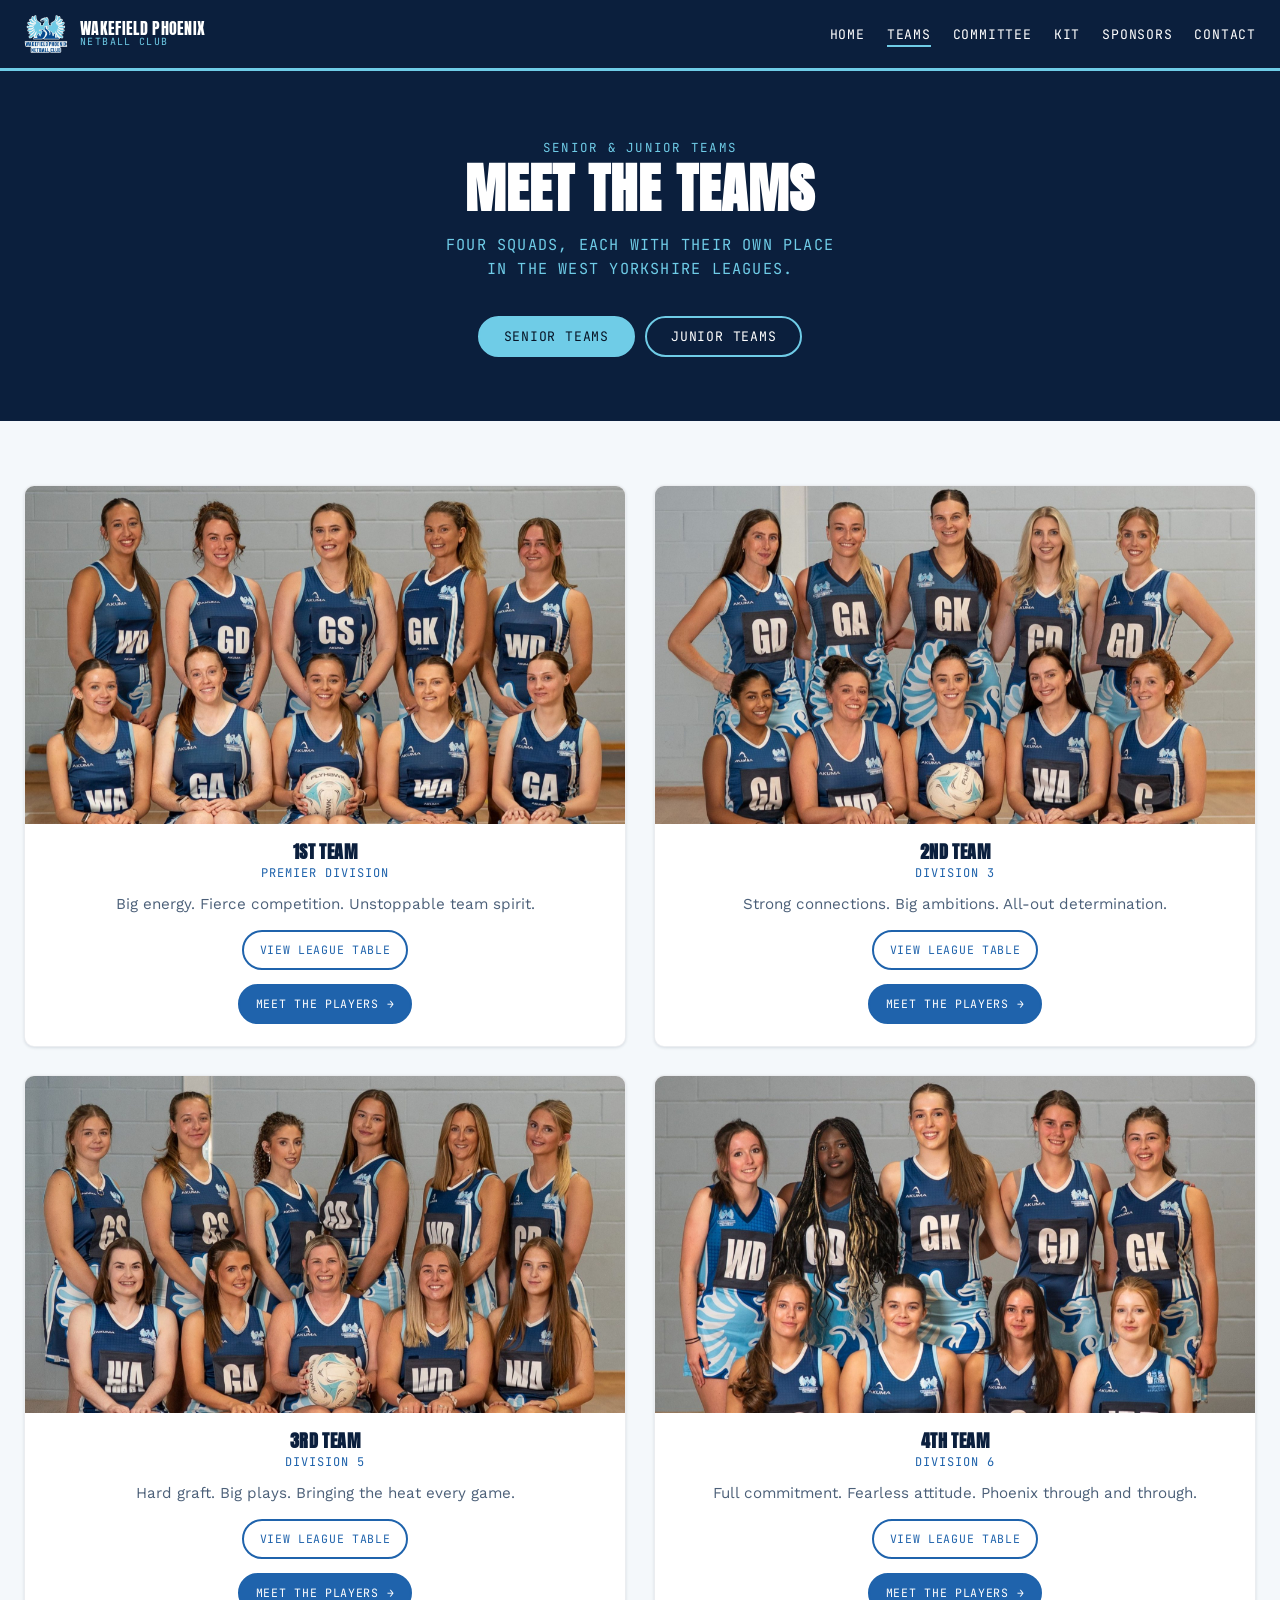
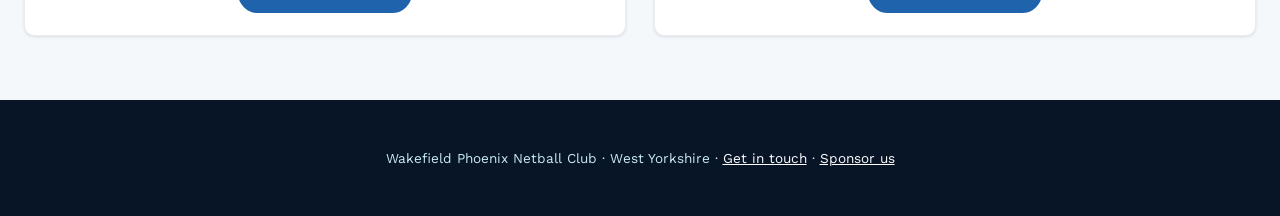
<file: teams.html>
<!DOCTYPE html>
<html lang="en-GB">
<head>
<meta charset="UTF-8">
<meta name="viewport" content="width=device-width, initial-scale=1.0">
<meta name="theme-color" content="#0B1F3D">
<title>Meet the Teams — Wakefield Phoenix Netball Club</title>
<meta name="description" content="Meet Wakefield Phoenix Netball Club's four senior teams.">
<link rel="icon" href="/images/logo.png" id="favicon">
<link rel="preconnect" href="https://fonts.googleapis.com">
<link href="https://fonts.googleapis.com/css2?family=Anton&family=Work+Sans:wght@400;500;600&family=JetBrains+Mono:wght@400;500&display=swap" rel="stylesheet">
<link rel="stylesheet" href="/css/theme.css?v=13">
<link rel="stylesheet" href="/css/style.css?v=44">
</head>
<body>

<header class="site-header">
  <div class="wrap">
    <a class="brand" href="/index.html">
      <img src="/images/logo.png" alt="Wakefield Phoenix Netball Club crest" class="js-logo">
      <span class="brand-text">Wakefield Phoenix<span>Netball Club</span></span>
    </a>
    <nav class="main-nav" aria-label="Main">
      <button class="nav-toggle" id="nav-toggle" aria-expanded="false" aria-controls="main-nav-list" aria-label="Menu">
        <span></span><span></span><span></span>
      </button>
      <ul id="main-nav-list">
        <li><a href="/index.html">Home</a></li>
        <li><a href="/teams.html" aria-current="page">Teams</a></li>
        <li><a href="/committee.html">Committee</a></li>
        <li><a href="/kit.html">Kit</a></li>
        <li><a href="/sponsors.html">Sponsors</a></li>
        <li><a href="/contact.html">Contact</a></li>
      </ul>
    </nav>
  </div>
</header>

<section class="hero">
  <div class="wrap">
    <span class="eyebrow" style="color: var(--ice);" id="teams-eyebrow">Senior &amp; junior teams</span>
    <h1>Meet the Teams</h1>
    <p class="tagline" id="teams-tagline">Four squads, each with their own place in the West Yorkshire leagues.</p>
    <div class="team-tabs">
      <button type="button" class="tab-btn active" id="tab-senior" aria-pressed="true">Senior Teams</button>
      <button type="button" class="tab-btn" id="tab-junior" aria-pressed="false">Junior Teams</button>
    </div>
  </div>
</section>


<section class="page-section">
  <div class="wrap">
    <div id="teams-grid" class="card-grid">
      <p class="loading-note">Loading teams…</p>
    </div>
    <div id="junior-teams-grid" class="card-grid" hidden>
      <p class="loading-note">Loading teams…</p>
    </div>
  </div>
</section>

<footer class="site-footer">
  <div class="wrap">
    <div id="sponsor-strip" class="sponsor-strip" hidden></div>
    <p>Wakefield Phoenix Netball Club &middot; West Yorkshire &middot; <a href="/contact.html">Get in touch</a> &middot; <a href="/sponsors.html">Sponsor us</a></p>
  </div>
</footer>

<script src="/js/main.js?v=30"></script>
<button id="back-to-top" class="back-to-top" aria-label="Back to top">&uarr;</button>

</body>
</html>
</file>
<file: css/theme.css>
/* ============================================================
   Wakefield Phoenix Netball Club — brand theme
   ============================================================
   Change the four colours below to re-theme the whole site.
   Nothing else in the project needs to change — style.css
   references these by name everywhere.

   primary   = dominant brand colour (header, hero, footer)
   secondary = light accent (wings, taglines, borders)
   tertiary  = mid-tone used for buttons, links, tags
   accent    = highlight colour for hover/emphasis states
               (currently the same as tertiary — give it its
               own value here if you ever want them to differ)
   ============================================================ */

/* If primary changes, also change the theme-color meta tag near the top
   of each HTML page (it colours the phone's browser bar), which can't
   read this file. */
:root {
  --color-primary:   #0B1F3D;
  --color-secondary: #6FCCE7;
  --color-tertiary:  #1F63AC;
  --color-accent:    #1F63AC;

  /* Derived shades — a darker tint of primary and a lighter
     tint of secondary, used in a few specific spots. Only
     change these if you want those specific spots to look
     different from a simple lighten/darken of the colours above. */
  --color-primary-deep:   #071527;
  --color-secondary-soft: #C9EAF7;
}
</file>
<file: css/style.css>
/* =========================================================
   Wakefield Phoenix Netball Club — stylesheet
   Palette pulled from the club crest.
   ========================================================= */

:root {
  --navy: var(--color-primary);
  --navy-deep: var(--color-primary-deep);
  --ice: var(--color-secondary);
  --ice-soft: var(--color-secondary-soft);
  --cobalt: var(--color-tertiary);
  --paper: #F4F8FB;
  --white: #FFFFFF;
  --ink: #10233F;
  --ink-soft: #4C6079;

  --font-display: 'Anton', sans-serif;
  --font-body: 'Work Sans', sans-serif;
  --font-mono: 'JetBrains Mono', monospace;

  --radius: 10px;
  --max-width: 1280px;

  /* Starts quickly and settles gently, so movement feels soft rather than
     mechanical. Used by every hover, press and reveal on the site. */
  --ease-out: cubic-bezier(0.22, 1, 0.36, 1);
}

* { box-sizing: border-box; }

/* Navy behind the page itself, which only shows where the page doesn't
   cover: when a phone is pulled past the top or bottom of the page (it now
   matches the header and footer instead of flashing pale), and for any
   blank moment between pages. Each page's theme-color meta tag paints the
   phone's browser bar the same navy. */
html { scroll-behavior: smooth; background: var(--navy); }

/* The delay reset matters for the staggered hero: without it, a delayed item
   would sit invisible for a moment and then pop in, which is worse than
   just appearing. */
@media (prefers-reduced-motion: reduce) {
  html { scroll-behavior: auto; }
  * { animation-duration: 0.001ms !important; animation-delay: 0s !important; transition-duration: 0.001ms !important; }
}

body {
  margin: 0;
  font-family: var(--font-body);
  color: var(--ink);
  background: var(--paper);
  line-height: 1.55;
  display: flex;
  flex-direction: column;
  min-height: 100vh;
}

img { max-width: 100%; display: block; }

/* The hidden attribute always wins. Without this, any rule that sets display
   (like display: flex on .team-sponsors) quietly overrides it, and something
   the script hid, such as an empty "Team sponsors" heading, stays on screen. */
[hidden] { display: none !important; }

a { color: var(--cobalt); }

.wrap {
  max-width: var(--max-width);
  margin: 0 auto;
  padding: 0 24px;
}

h1, h2, h3 {
  font-family: var(--font-display);
  text-transform: uppercase;
  letter-spacing: 0.02em;
  color: var(--navy);
  line-height: 1.05;
  margin: 0 0 0.5em;
}

.eyebrow {
  font-family: var(--font-mono);
  font-size: 0.78rem;
  letter-spacing: 0.18em;
  text-transform: uppercase;
  color: var(--cobalt);
}

a:focus-visible,
button:focus-visible,
input:focus-visible,
textarea:focus-visible {
  outline: 3px solid var(--cobalt);
  outline-offset: 2px;
}

/* ---------- Site header ---------- */

.site-header {
  background: var(--navy);
  color: var(--white);
  position: sticky;
  top: 0;
  z-index: 20;
  border-bottom: 3px solid var(--ice);
}

.site-header .wrap {
  display: flex;
  align-items: center;
  justify-content: space-between;
  gap: 16px;
  padding-top: 12px;
  padding-bottom: 12px;
  position: relative;
}

.brand {
  display: flex;
  align-items: center;
  gap: 12px;
  text-decoration: none;
  color: var(--white);
}

.brand img {
  height: 44px;
  width: 44px;
  object-fit: contain;
}

.brand-text {
  font-family: var(--font-display);
  text-transform: uppercase;
  letter-spacing: 0.02em;
  font-size: 1rem;
  line-height: 1.1;
}

.brand-text span {
  display: block;
  font-family: var(--font-mono);
  font-size: 0.62rem;
  letter-spacing: 0.14em;
  color: var(--ice);
  text-transform: uppercase;
}

nav.main-nav ul {
  list-style: none;
  display: flex;
  gap: 22px;
  margin: 0;
  padding: 0;
  flex-wrap: wrap;
}

nav.main-nav a {
  color: var(--white);
  text-decoration: none;
  font-family: var(--font-mono);
  font-size: 0.82rem;
  letter-spacing: 0.06em;
  text-transform: uppercase;
  border-bottom: 2px solid transparent;
  padding-bottom: 2px;
}

nav.main-nav a:hover,
nav.main-nav a[aria-current="page"] {
  border-bottom-color: var(--ice);
}

/* Hamburger toggle — hidden on desktop, shown only under the breakpoint
   below where the nav links no longer comfortably fit next to the logo. */
.nav-toggle {
  display: none;
  flex-direction: column;
  justify-content: center;
  gap: 5px;
  width: 34px;
  height: 34px;
  padding: 0;
  border: none;
  background: transparent;
  cursor: pointer;
}

.nav-toggle span {
  display: block;
  height: 2px;
  width: 100%;
  background: var(--white);
  border-radius: 2px;
}

@media (max-width: 720px) {
  .nav-toggle { display: flex; }

  nav.main-nav ul {
    display: none;
    flex-direction: column;
    gap: 0;
    position: absolute;
    top: 100%;
    left: 0;
    right: 0;
    background: var(--navy);
    border-bottom: 3px solid var(--ice);
    padding: 4px 24px 12px;
  }

  nav.main-nav.open ul {
    display: flex;
  }

  nav.main-nav li {
    border-top: 1px solid rgba(255, 255, 255, 0.14);
  }

  nav.main-nav a {
    display: block;
    padding: 14px 2px;
  }
}

/* ---------- Hero ---------- */

.hero {
  background: var(--navy);
  color: var(--white);
  text-align: center;
  padding: 64px 24px;
}

.hero h1 {
  color: var(--white);
  font-size: clamp(2.1rem, 5vw, 3.4rem);
  margin-bottom: 0.3em;
}

.hero p.tagline {
  font-family: var(--font-mono);
  color: var(--ice);
  letter-spacing: 0.08em;
  text-transform: uppercase;
  font-size: 0.95rem;
  max-width: 44ch;
  margin: 0 auto;
}

.hero-actions {
  display: flex;
  gap: 14px;
  justify-content: center;
  flex-wrap: wrap;
}

/* This 36px used to live on p.tagline's own margin-bottom, which meant it
   applied on every hero even when there's no button row underneath — leaving
   36px of dead space before the hero's bottom padding on pages like Kit and
   Committee. Moving it here (scoped to the hero specifically, since
   .hero-actions is also reused for the homepage's Instagram/Facebook row
   outside the hero) means it only appears where there's actually something
   below the tagline to space out from. */
.hero .hero-actions {
  margin-top: 36px;
}

/* ---------- Homepage hero (the club's banner artwork) ----------
   Built from the social media designer's layered banner (6000 x 1875, the
   same 16:5 shape as 1920 x 600). The background art sits behind the whole
   hero; the crest + wordmark lockup is one image inside the h1 (its alt text
   is the club name, so the heading still reads correctly for Google and
   screen readers); the tagline and buttons stay live HTML, sized and
   coloured the same as every other page's hero, not scaled to match the
   artwork.

   The lockup is sized to match her artwork's own ratio (35.867% of the
   banner's width, its size in her 6000px file) so it looks like her design
   at the resolution she was looking at it in — capped so it doesn't keep
   growing past what looks reasonable on very wide monitors, and with a
   floor so it doesn't disappear on narrow phones once the background
   artwork (and the width scaling with it) drops out below 1200px.

   The background is drawn at 100% of the hero's width, pinned to the bottom
   (the waves bleed off the bottom corners, so the bottom edge must line up).
   aspect-ratio makes the hero at least as tall as that image, so it's never
   cropped. flex + align-items centres the actual content (logo/tagline/
   buttons) in whatever height that leaves — needed because the content's
   height isn't fixed (it reflows with the viewport), so a fixed padding
   number is never reliably centred the way this is.

   These rules sit after the general .hero rules on purpose: same
   specificity, so being later in the file is what lets them win. */
.hero-home {
  --lockup-w: clamp(200px, 35.867vw, 700px);
}

/* Under about 1100px wide there's no longer a clear column between the plus
   patterns and the centred text, so they'd run into the tagline (1200 keeps
   a comfortable gap). Smaller screens get the plain navy hero instead, and
   since the image is only referenced inside this query, they never download
   it either. */
@media (min-width: 1200px) {
  .hero-home {
    background: var(--navy) url('/images/hero-bg.png') center bottom / 100% auto no-repeat;
    aspect-ratio: 16 / 5;
    display: flex;
    align-items: center;
    justify-content: center;
  }
}

.hero-home h1 {
  margin: 0 0 24px;
  line-height: 0;
}

.hero-home h1 img {
  width: var(--lockup-w);
  height: auto;
  margin: 0 auto;
}

/* Only the two-line break is custom (a \n in config/site-content.json,
   rendered by pre-line) — colour, size and spacing all inherit the same
   .hero p.tagline rule every other page uses. */
.hero-home p.tagline {
  white-space: pre-line;
  max-width: none;
}

.btn {
  display: inline-flex;
  align-items: center;
  gap: 8px;
  padding: 12px 22px;
  border-radius: 999px;
  font-family: var(--font-mono);
  font-size: 0.82rem;
  letter-spacing: 0.06em;
  text-transform: uppercase;
  text-decoration: none;
  border: 2px solid var(--ice);
  color: var(--white);
  background: transparent;
  transition: background 0.2s var(--ease-out), color 0.2s var(--ease-out), border-color 0.2s var(--ease-out), transform 0.15s var(--ease-out);
  cursor: pointer;
}

.btn:hover { background: var(--ice); color: var(--navy-deep); }

/* A slight press-in while a button is held down, so a tap or click feels
   like it registered. */
.btn:active,
.tab-btn:active { transform: scale(0.96); }

.btn.solid {
  background: var(--ice);
  color: var(--navy-deep);
}

.btn.solid:hover {
  background: var(--white);
}

/* .btn's base colours (white text, ice border) are made for sitting on a navy
   background, like the hero. This variant is for the same pill button used
   on ordinary paper-coloured page content instead. */
.btn.outline {
  border-color: var(--cobalt);
  color: var(--cobalt);
}

.btn.outline:hover {
  background: var(--cobalt);
  color: var(--white);
}

/* ---------- Sections ---------- */

section.page-section {
  padding: 64px 0;
}

section.page-section.alt {
  background: var(--white);
}

.section-head {
  text-align: center;
  max-width: 60ch;
  margin: 0 auto 40px;
}

.section-head h2 { font-size: clamp(1.6rem, 4vw, 2.2rem); }

.section-head p { color: var(--ink-soft); }

.about-photo {
  margin: 0 auto 24px;
  max-width: 420px;
  border-radius: var(--radius);
  overflow: hidden;
}

.about-photo img { width: 100%; display: block; }

.bib-body .card-link {
  display: table;
  margin: 14px auto 0;
  padding: 9px 16px;
  font-size: 0.72rem;
  border-color: var(--cobalt);
  color: var(--cobalt);
  background: transparent;
}

.bib-body .card-link:hover { background: var(--cobalt); color: var(--white); }

/* ---------- Bib badge (signature card component) ---------- */

.card-grid {
  display: grid;
  grid-template-columns: repeat(auto-fit, minmax(230px, 1fr));
  gap: 28px;
  opacity: 1;
  transition: opacity 0.15s ease;
}

/* Senior team cards: two per row, wide enough for a real landscape team photo
   (a group shot, not a headshot) rather than the squarer crop other cards use. */
/* min(460px, 100%) rather than a bare 460px: on a phone narrower than that,
   a hard 460px minimum forces the whole grid wider than the screen instead
   of shrinking — this caps the minimum at "100% of the available width"
   once the screen itself is the smaller of the two, so it shrinks to fit
   instead of overflowing. Desktop keeps the original 2-per-row behaviour
   since 460px stays smaller than 100% there. */
#teams-grid { grid-template-columns: repeat(auto-fit, minmax(min(460px, 100%), 1fr)); }

#teams-grid .bib-photo { aspect-ratio: 16 / 9; }

#teams-grid .bib-body { text-align: center; }

/* Portrait card grids (committee, and team player rosters) use flexbox rather
   than the grid above — with a roster whose size varies a lot (and isn't a
   multiple of any fixed column count), Grid's auto-fit can't centre a leftover
   last row: the empty column tracks it leaves behind just sit there, left-
   aligned. Flexbox with justify-content:center handles that natively, full
   rows and partial ones alike. */
.portrait-grid {
  display: flex;
  flex-wrap: wrap;
  justify-content: center;
  gap: 34px;
}

.portrait-grid .bib-photo { aspect-ratio: 3 / 4; }

/* Kit photos are flat garment renders, landscape like the team photos rather
   than portrait headshots — override the portrait-grid default just for them. */
#kit-grid .bib-photo { aspect-ratio: 5 / 3; }
#kit-grid.portrait-grid .bib-card { flex-basis: 340px; max-width: 400px; }

.portrait-grid .bib-card {
  flex: 1 1 250px;
  max-width: 290px;
}

.bib-card {
  background: var(--white);
  border-radius: var(--radius);
  overflow: hidden;
  box-shadow: 0 1px 3px rgba(11, 31, 61, 0.12);
  border: 1px solid rgba(11, 31, 61, 0.08);
  position: relative;
  transition: transform 0.3s var(--ease-out), box-shadow 0.3s var(--ease-out);
}

/* Subtle lift on hover — polish, not a "this is clickable" signal, so it's
   kept light and applies to every card (team, committee, player) alike. */
.bib-card:hover {
  transform: translateY(-4px);
  box-shadow: 0 10px 20px rgba(11, 31, 61, 0.16);
}

/* A card carrying a Captain/Vice-Captain badge needs its corner clip turned
   off so the badge can hang over the edge (see .player-badge below) — but
   overflow:hidden is also what keeps .bib-tag's square top corners looking
   rounded to match the card, so that has to be replicated directly on the
   tag once the parent stops clipping for it. */
.bib-card.has-badge {
  overflow: visible;
}

.bib-card.has-badge .bib-tag,
.bib-card.has-badge .bib-photo {
  border-top-left-radius: var(--radius);
  border-top-right-radius: var(--radius);
}

.bib-tag {
  background: var(--cobalt);
  color: var(--white);
  font-family: var(--font-mono);
  font-size: 0.78rem;
  letter-spacing: 0.14em;
  text-transform: uppercase;
  text-align: center;
  padding: 7px 10px;
}

.bib-photo {
  aspect-ratio: 4 / 3;
  background: var(--ice-soft) center/cover no-repeat;
  display: flex;
  align-items: center;
  justify-content: center;
  color: var(--cobalt);
  font-family: var(--font-mono);
  font-size: 0.75rem;
  position: relative;
}

.bib-photo img { width: 100%; height: 100%; object-fit: cover; }

/* Captain / Vice-Captain marker — a patch styled after an actual captain's
   armband: club-blue (not a departure from the site's palette this time —
   the reference photo was itself a blue armband, so cobalt/navy reads truer
   to it than an invented gold/silver did), pinned to the photo's own
   top-right corner so it overlaps down into the picture — a rounded square,
   not a stretched pill, with a bold outlined letter in the site's display
   font (Anton) and faint horizontal ribbing standing in for woven-fabric
   texture. Sits alongside the "(C)"/"(VC)" text on the name, not instead of
   it — hover/focus shows the full word as a tooltip. */
.player-badge {
  position: absolute;
  top: -16px;
  right: -14px;
  width: 46px;
  height: 46px;
  border-radius: 13px;
  display: flex;
  align-items: center;
  justify-content: center;
  font-family: var(--font-display);
  font-size: 1.9rem;
  line-height: 1;
  color: #FFFFFF;
  background-repeat: repeat;
  background-size: 100% 5px;
  box-shadow: 0 2px 6px rgba(7, 21, 39, 0.45), inset 0 0 0 1px rgba(255, 255, 255, 0.25);
  text-shadow: 0 1px 1px rgba(0, 0, 0, 0.3);
  cursor: default;
  z-index: 1;
}

.player-badge.captain {
  background-color: var(--cobalt);
  background-image: repeating-linear-gradient(0deg, rgba(255, 255, 255, 0.16) 0px, rgba(255, 255, 255, 0.16) 1px, transparent 1px, transparent 5px);
  -webkit-text-stroke: 1.4px var(--navy-deep);
}

.player-badge.vice-captain {
  background-color: var(--navy);
  background-image: repeating-linear-gradient(0deg, rgba(255, 255, 255, 0.16) 0px, rgba(255, 255, 255, 0.16) 1px, transparent 1px, transparent 5px);
  -webkit-text-stroke: 1.4px var(--ice);
  /* Same font-size as .captain technically (checked) — "VC" just fills the
     fixed-width box more tightly than a single "C" does, reading as bigger
     even though it isn't. Shrunk slightly anyway, purely for breathing room. */
  font-size: 1.55rem;
}

.bib-photo .no-image {
  display: flex;
  flex-direction: column;
  align-items: center;
  gap: 4px;
  text-align: center;
  padding: 0 12px;
  letter-spacing: 0.06em;
}

.bib-photo .no-image-hint {
  font-size: 0.65rem;
  color: var(--ink-soft);
  letter-spacing: 0.03em;
}

.bib-body {
  padding: 18px 20px 22px;
}

.bib-body h3 {
  font-size: 1.15rem;
  margin-bottom: 0.15em;
}

.bib-body .role {
  font-family: var(--font-mono);
  font-size: 0.75rem;
  letter-spacing: 0.08em;
  text-transform: uppercase;
  color: var(--cobalt);
  display: block;
  margin-bottom: 10px;
}

.bib-body p.bio {
  color: var(--ink-soft);
  font-size: 0.95rem;
  margin: 0;
}

/* Committee cards: name is the only text in the body, bigger and centred
   to match the centred text in the bib-tag above it. */
.bib-card.centered .bib-body {
  text-align: center;
  padding: 20px 16px 24px;
}

.bib-card.centered .bib-body h3 {
  font-size: 1.3rem;
  margin: 0;
}

/* Player cards are centred like committee cards, but (unlike committee) also
   show a position tag and bio — restore breathing room the name's margin:0
   above removes, since committee names never have anything following them. */
.bib-card.centered .bib-body p.bio {
  margin-top: 8px;
}

/* Kit cards: the price is the whole point of the card, so it's pulled out of
   the small uppercase "role" tag styling (normally a team's division) and
   given its own pill-chip treatment — reads as a price tag rather than
   competing with the item name above it for the same bold/heading look. */
#kit-grid .bib-body .role {
  display: flex;
  flex-wrap: wrap;
  justify-content: center;
  gap: 8px;
  text-transform: none;
  margin-top: 12px;
  margin-bottom: 14px;
}

#kit-grid .kit-price-chip {
  display: inline-block;
  background: var(--ice-soft);
  color: var(--navy);
  font-family: var(--font-mono);
  font-weight: 700;
  font-size: 0.95rem;
  padding: 5px 14px;
  border-radius: 999px;
}

.bib-body .card-link.solid {
  background: var(--cobalt);
  color: var(--white);
  border-color: var(--cobalt);
}

.bib-body .card-link.solid:hover {
  background: var(--navy);
  border-color: var(--navy);
  color: var(--white);
}

/* ---------- Results / external link callout ---------- */

.callout {
  background: var(--navy);
  color: var(--white);
  border-radius: var(--radius);
  padding: 36px;
  display: flex;
  align-items: center;
  justify-content: space-between;
  gap: 24px;
  flex-wrap: wrap;
}

.callout h2 { color: var(--white); margin-bottom: 0.2em; font-size: 1.5rem; }

.callout p { color: var(--ice-soft); margin: 0; max-width: 46ch; }

/* ---------- Team tabs (senior / junior toggle) ---------- */

.team-tabs {
  display: flex;
  justify-content: center;
  gap: 10px;
  margin-top: 36px;
}

.tab-btn {
  padding: 10px 24px;
  border-radius: 999px;
  border: 2px solid var(--ice);
  background: transparent;
  color: var(--white);
  font-family: var(--font-mono);
  font-size: 0.82rem;
  letter-spacing: 0.06em;
  text-transform: uppercase;
  cursor: pointer;
  transition: background 0.2s var(--ease-out), color 0.2s var(--ease-out), transform 0.15s var(--ease-out);
}

.tab-btn:hover { background: rgba(143, 209, 236, 0.15); }

.tab-btn.active {
  background: var(--ice);
  color: var(--navy-deep);
}

/* ---------- Contact ---------- */

.join-section { padding-top: 0; }

.join-hero-card {
  background: var(--ice);
  border-radius: var(--radius);
  padding: 48px 40px;
  text-align: center;
  max-width: 640px;
  margin: 0 auto;
}

.join-hero-card .eyebrow { color: var(--navy); }

.join-hero-card h2 {
  font-size: clamp(1.9rem, 4.5vw, 2.8rem);
  margin: 0.2em 0 0.35em;
}

.join-hero-card p {
  color: var(--navy);
  max-width: 46ch;
  margin: 0 auto 26px;
}

.join-hero-card .btn.solid {
  background: var(--navy);
  color: var(--white);
  border-color: var(--navy);
  font-size: 0.92rem;
  padding: 14px 30px;
}

.join-hero-card .btn.solid:hover {
  background: var(--navy-deep);
  border-color: var(--navy-deep);
  color: var(--white);
}

.contact-grid {
  display: grid;
  grid-template-columns: 1.1fr 0.9fr;
  gap: 48px;
}

@media (max-width: 760px) {
  .contact-grid { grid-template-columns: 1fr; }
}

form.enquiry-form label {
  display: block;
  font-family: var(--font-mono);
  font-size: 0.78rem;
  letter-spacing: 0.08em;
  text-transform: uppercase;
  color: var(--navy);
  margin: 0 0 6px;
}

form.enquiry-form .field { margin-bottom: 20px; }

form.enquiry-form input,
form.enquiry-form select,
form.enquiry-form textarea {
  width: 100%;
  padding: 11px 13px;
  border: 1.5px solid #C7D4E2;
  border-radius: 8px;
  font-family: var(--font-body);
  font-size: 0.98rem;
  background: var(--white);
  color: var(--ink);
}

form.enquiry-form textarea { min-height: 130px; resize: vertical; }

form.enquiry-form .field-hint {
  margin: 6px 0 0;
  font-size: 0.82rem;
  line-height: 1.45;
  color: var(--ink-soft);
}

form.enquiry-form input[type="file"] {
  padding: 9px 10px;
  font-size: 0.9rem;
}

/* The sponsorship form on the Sponsors page sits on its own white card,
   centred, since unlike the contact page there's nothing beside it. */
.form-card {
  max-width: 680px;
  margin: 8px auto 0;
  background: var(--white);
  border-radius: var(--radius);
  padding: 34px 34px 26px;
  box-shadow: 0 10px 28px rgba(11, 31, 61, 0.08);
}

.form-card .btn.solid {
  background: var(--cobalt);
  border-color: var(--cobalt);
  color: var(--white);
}

.form-card .btn.solid:hover {
  background: var(--navy);
  border-color: var(--navy);
}

/* Name and email side by side where there's room. */
.field-row {
  display: grid;
  grid-template-columns: 1fr 1fr;
  gap: 0 18px;
}

@media (max-width: 600px) {
  .field-row { grid-template-columns: 1fr; }
  .form-card { padding: 26px 20px 20px; }
}

/* Contact page right-hand column: the sponsor pointer above the socials. */
.contact-side {
  display: flex;
  flex-direction: column;
  gap: 22px;
  align-self: start;
}

.sponsor-callout {
  background: var(--navy);
  color: var(--white);
  border-radius: var(--radius);
  padding: 26px 28px 28px;
}

.sponsor-callout .eyebrow { color: var(--ice); }

.sponsor-callout h3 {
  color: var(--white);
  font-size: 1.35rem;
  margin: 6px 0 8px;
}

.sponsor-callout p {
  color: var(--ice-soft);
  font-size: 0.95rem;
  margin: 0 0 18px;
}

.social-panel {
  background: var(--white);
  border-radius: var(--radius);
  padding: 28px;
  border: 1px solid rgba(11, 31, 61, 0.08);
}

.social-panel h3 { font-size: 1.05rem; }

.social-list {
  list-style: none;
  margin: 18px 0 0;
  padding: 0;
  display: flex;
  flex-direction: column;
  gap: 12px;
}

.social-list a {
  display: flex;
  align-items: center;
  gap: 10px;
  text-decoration: none;
  color: var(--navy);
  font-family: var(--font-mono);
  font-size: 0.88rem;
  letter-spacing: 0.03em;
  padding: 10px 14px;
  border-radius: 8px;
  background: var(--paper);
  border: 1px solid rgba(11, 31, 61, 0.08);
}

.social-list a:hover { background: var(--ice-soft); }

/* ---------- Footer ---------- */

footer.site-footer {
  background: var(--navy-deep);
  color: var(--ice-soft);
  padding: 34px 0;
  font-size: 0.85rem;
  text-align: center;
  margin-top: auto;
}

footer.site-footer a { color: var(--white); }

/* Sponsor logos, one row per tier (club, then team, then individual). Logos
   turn up in any shape, so each sits on its own white tile at a fixed height
   with object-fit: contain: nothing gets cropped, and a wide wordmark and a
   square badge still line up as the same size block. The white tile keeps
   dark and coloured logos readable on the navy footer, which is most logos.
   The one thing it can't save is an all-white logo, which disappears on a
   white tile, hence the CMS hint asking for the colour or dark version.
   Each tier's tile height is what makes a club sponsor visibly bigger than an
   individual one. Flexbox wrapping means one sponsor sits centred on its own
   and a dozen wrap onto tidy rows instead of squashing. */
.sponsor-strip {
  display: flex;
  flex-direction: column;
  align-items: center;
  gap: 14px;
  margin-bottom: 26px;
}

.sponsor-row {
  display: flex;
  flex-wrap: wrap;
  justify-content: center;
  align-items: center;
  gap: 14px;
}

.sponsor {
  display: flex;
  align-items: center;
  justify-content: center;
  height: 60px;
  padding: 10px 16px;
  background: var(--white);
  border-radius: var(--radius);
}

.sponsor img {
  max-height: 100%;
  max-width: 140px;
  width: auto;
  object-fit: contain;
}

.sponsor-row--club .sponsor { height: 78px; padding: 12px 20px; }
.sponsor-row--club .sponsor img { max-width: 190px; }

.sponsor-row--individual { gap: 10px; }
.sponsor-row--individual .sponsor { height: 44px; padding: 7px 12px; }
.sponsor-row--individual .sponsor img { max-width: 105px; }

/* Only the clickable ones lift on hover, so the tickbox has a visible effect
   and visitors can tell which logos go somewhere. */
a.sponsor {
  transition: transform 0.25s var(--ease-out);
}

a.sponsor:hover {
  transform: translateY(-2px);
}

/* On a phone, full-size tiles are wide enough that wide wordmark logos end up
   one per row, so a club with a lot of sponsors gets a very long footer.
   Shrinking every tier keeps two (or more) side by side, and the club row
   still stays the biggest. */
@media (max-width: 720px) {
  .sponsor { height: 50px; padding: 8px 12px; }
  .sponsor img { max-width: 110px; }
  .sponsor-row--club .sponsor { height: 62px; padding: 10px 14px; }
  .sponsor-row--club .sponsor img { max-width: 130px; }
  .sponsor-row--individual .sponsor { height: 40px; padding: 6px 10px; }
  .sponsor-row--individual .sponsor img { max-width: 90px; }
}

/* ---------- Sponsors on team and player cards ---------- */

/* A "Sponsored by" pill over the bottom edge of a card's photo. It lives
   inside the photo, which is a fixed shape, so a sponsored card is exactly
   the same height as an unsponsored one. Several logos (a team can have up
   to four sponsors) wrap inside the pill rather than spilling out of it. */
.photo-sponsor {
  position: absolute;
  left: 10px;
  right: 10px;
  bottom: 10px;
  display: flex;
  justify-content: center;
}

.photo-sponsor-pill {
  display: inline-flex;
  flex-wrap: wrap;
  align-items: center;
  justify-content: center;
  gap: 6px 10px;
  max-width: 100%;
  padding: 6px 14px;
  background: rgba(255, 255, 255, 0.96);
  border-radius: 18px;
  box-shadow: 0 4px 14px rgba(11, 31, 61, 0.18);
}

.photo-sponsor-label {
  font-family: var(--font-mono);
  font-size: 0.6rem;
  letter-spacing: 0.12em;
  text-transform: uppercase;
  color: var(--ink-soft);
}

.photo-sponsor-logo {
  display: flex;
  align-items: center;
}

.photo-sponsor-logo img {
  height: 32px;
  width: auto;
  max-width: 130px;
  object-fit: contain;
}

/* Player cards are much narrower than team cards, so smaller logos there. */
.portrait-grid .photo-sponsor-logo img {
  height: 26px;
  max-width: 100px;
}

/* Junior team cards (no photo): the sponsor strip sits at the bottom of the
   card. The card becomes a column so the strip can be pushed to the bottom,
   level across a row, whatever length each card's description is. */
#junior-teams-grid .bib-card { display: flex; flex-direction: column; }
#junior-teams-grid .bib-body { flex: 1; }

.card-sponsors {
  display: flex;
  flex-wrap: wrap;
  align-items: center;
  justify-content: center;
  gap: 6px 10px;
  padding: 10px 14px;
  border-top: 1px solid rgba(11, 31, 61, 0.08);
  background: #F7FAFC;
}

.card-sponsors .photo-sponsor-logo img { height: 26px; max-width: 100px; }

/* Team sponsors on a team's own players page, under the description. */
.team-sponsors {
  display: flex;
  flex-direction: column;
  align-items: center;
  gap: 12px;
  margin: -16px auto 48px;
}

.team-sponsors .sponsor {
  box-shadow: 0 0 0 1px rgba(11, 31, 61, 0.1), 0 6px 16px rgba(11, 31, 61, 0.06);
}

/* ---------- Sponsors page ---------- */

/* Three tier cards side by side on desktop, stacked on a phone. Cards stretch
   to the same height, and the availability line is pushed to the bottom of
   each, so the "places left" lines always sit level however many benefits a
   tier lists. The club tier is navy so the top tier reads as the premium one
   without needing a "most popular" badge. */
.tier-grid {
  display: grid;
  grid-template-columns: repeat(auto-fit, minmax(min(280px, 100%), 1fr));
  gap: 22px;
  max-width: 1040px;
  margin: 8px auto 0;
  align-items: stretch;
}

.tier-card {
  display: flex;
  flex-direction: column;
  background: var(--white);
  border-radius: var(--radius);
  padding: 32px 28px 28px;
  box-shadow: 0 10px 28px rgba(11, 31, 61, 0.08);
  text-align: center;
  transition: transform 0.3s var(--ease-out), box-shadow 0.3s var(--ease-out);
}

/* Same lift as the bib cards, so every card on the site reacts alike. */
.tier-card:hover {
  transform: translateY(-4px);
  box-shadow: 0 16px 34px rgba(11, 31, 61, 0.16);
}

.tier-name {
  font-family: var(--font-mono);
  font-size: 0.85rem;
  letter-spacing: 0.16em;
  text-transform: uppercase;
  color: var(--cobalt);
  margin: 0;
}

.tier-price {
  font-family: var(--font-display);
  font-size: 3.4rem;
  line-height: 1.05;
  color: var(--navy);
  margin-top: 10px;
}

.tier-season {
  font-family: var(--font-mono);
  font-size: 0.75rem;
  letter-spacing: 0.06em;
  color: var(--ink-soft);
  margin-top: 4px;
}

.tier-benefits {
  list-style: none;
  padding: 0;
  margin: 24px 0 0;
  text-align: left;
}

.tier-benefits li {
  position: relative;
  padding: 10px 0 10px 26px;
  border-top: 1px solid rgba(11, 31, 61, 0.08);
  color: var(--ink);
  font-size: 0.95rem;
}

.tier-benefits li::before {
  content: '';
  position: absolute;
  left: 4px;
  top: 17px;
  width: 9px;
  height: 9px;
  border-radius: 50%;
  background: var(--ice);
}

.tier-foot {
  margin-top: auto;
  padding-top: 20px;
  display: flex;
  flex-direction: column;
  align-items: center;
  gap: 14px;
}

.tier-availability {
  margin: 0;
  font-family: var(--font-mono);
  font-weight: 700;
  font-size: 0.85rem;
  letter-spacing: 0.04em;
  color: var(--navy);
}

.tier-availability.is-full { color: var(--ink-soft); }

/* On the white cards the ice "solid" button would barely stand out from the
   card, so it's cobalt there; the navy club card keeps the ice version. */
.tier-card .tier-cta {
  background: var(--cobalt);
  border-color: var(--cobalt);
  color: var(--white);
}

.tier-card .tier-cta:hover {
  background: var(--navy);
  border-color: var(--navy);
  color: var(--white);
}

.tier-card--club { background: var(--navy); }
.tier-card--club .tier-cta { background: var(--ice); border-color: var(--ice); color: var(--navy-deep); }
.tier-card--club .tier-cta:hover { background: var(--white); border-color: var(--white); color: var(--navy-deep); }
.tier-card--club .tier-name { color: var(--ice); }
.tier-card--club .tier-price { color: var(--white); }
.tier-card--club .tier-season { color: var(--ice-soft); }
.tier-card--club .tier-benefits li { color: var(--white); border-top-color: rgba(255, 255, 255, 0.14); }
.tier-card--club .tier-availability { color: var(--ice); }
.tier-card--club .tier-availability.is-full { color: var(--ice-soft); }

/* The thank-you wall reuses the footer's tier rows, so a club sponsor is
   still the biggest. On the light page background the white tiles need an
   outline to show where they end. */
.sponsor-wall {
  display: flex;
  flex-direction: column;
  align-items: center;
  gap: 14px;
}

.sponsor-wall-heading {
  font-family: var(--font-mono);
  font-size: 0.8rem;
  letter-spacing: 0.16em;
  text-transform: uppercase;
  color: var(--cobalt);
  margin: 18px 0 2px;
}

.sponsor-wall-heading:first-child { margin-top: 0; }

.sponsor-wall .sponsor { box-shadow: 0 0 0 1px rgba(11, 31, 61, 0.1), 0 6px 16px rgba(11, 31, 61, 0.06); }

/* ---------- Utility ---------- */

.form-status {
  font-family: var(--font-mono);
  font-size: 0.85rem;
  margin-top: 12px;
}

.form-status.success { color: #1F8A45; }
.form-status.error { color: #B3261E; }

.loading-note {
  font-family: var(--font-mono);
  font-size: 0.85rem;
  color: var(--ink-soft);
  text-align: center;
  padding: 20px;
}

/* ---------- Back to top ---------- */

.back-to-top {
  position: fixed;
  bottom: 24px;
  left: 24px; /* left, so Netlify's "Powered by Netlify" badge on the right never covers it */
  width: 46px;
  height: 46px;
  border-radius: 50%;
  border: none;
  background: var(--cobalt);
  color: var(--white);
  font-size: 1.3rem;
  line-height: 1;
  cursor: pointer;
  box-shadow: 0 4px 12px rgba(11, 31, 61, 0.35);
  opacity: 0;
  transform: translateY(10px);
  transition: opacity 0.2s ease, transform 0.2s ease, background 0.15s ease;
  pointer-events: none;
  z-index: 15;
}

.back-to-top.visible {
  opacity: 1;
  transform: translateY(0);
  pointer-events: auto;
}

.back-to-top:hover { background: var(--navy); }

/* ---------- Motion: page load and scroll reveals ---------- */

/* Fades in while rising a short way. Only a "from" state, so each element
   finishes on its own normal styles. It moves with `translate` rather than
   `transform`, so it never fights the hover lift on cards, which uses
   transform. */
@keyframes rise-in {
  from { opacity: 0; translate: 0 20px; }
}

/* The same movement under a second name, for scroll reveals. A card that
   already played rise-in on load (and then went off screen and got hidden
   for its reveal) only replays the movement if the name changes. */
@keyframes reveal-rise {
  from { opacity: 0; translate: 0 20px; }
}

/* Cards rise in one after another as a page opens, just as the junior
   teams do when you switch tab. CSS only, so it starts with the page's very
   first frame and never flashes. After the first five, the rest arrive
   together; most of those are further down and get a scroll reveal anyway. */
.card-grid > *,
.tier-grid > * {
  animation: rise-in 0.6s var(--ease-out) backwards;
  animation-delay: calc(0.1s + var(--stagger, 0) * 70ms);
}
.card-grid > :nth-child(2), .tier-grid > :nth-child(2) { --stagger: 1; }
.card-grid > :nth-child(3), .tier-grid > :nth-child(3) { --stagger: 2; }
.card-grid > :nth-child(4) { --stagger: 3; }
.card-grid > :nth-child(5) { --stagger: 4; }
.card-grid > :nth-child(n+6) { --stagger: 5; }

/* On a phone each card is nearly the full width of the screen, so a card
   still waiting to rise in left a big pale gap under the hero, which read
   as a white flash on every page. Phones get their cards straight away;
   cards further down still rise in as they're scrolled to. */
@media (max-width: 720px) {
  .card-grid > *,
  .tier-grid > * { animation: none; }
}

/* The homepage hero (crest, tagline, buttons) rises in one after another on
   load. Homepage only: replaying an entrance on every page made moving
   around the site feel slow. This is CSS only, so it plays even if the
   script fails. "backwards" keeps each item hidden during its delay instead
   of showing it and then snapping back to hidden. */
.hero-home .wrap > * { animation: rise-in 0.7s var(--ease-out) backwards; }
.hero-home .wrap > :nth-child(2) { animation-delay: 0.08s; }
.hero-home .wrap > :nth-child(3) { animation-delay: 0.16s; }

/* "Loading..." only appears if loading is genuinely slow. On a normal visit
   the cards arrive first, so the note never flashes up and then vanishes. */
.loading-note { animation: rise-in 0.3s var(--ease-out) 0.8s backwards; }

/* Scroll reveals: js/main.js (initScrollReveal) adds .reveal to cards and
   sections, then .in once each one scrolls into view. Only the script adds
   .reveal, so with no JavaScript nothing is ever hidden. Screen only, so a
   printed page never comes out with blank gaps. --reveal-delay staggers
   items that arrive together. */
@media screen {
  .reveal:not(.in) { opacity: 0; }
}

.reveal.in { animation: reveal-rise 0.7s var(--ease-out) var(--reveal-delay, 0s) backwards; }
</file>
